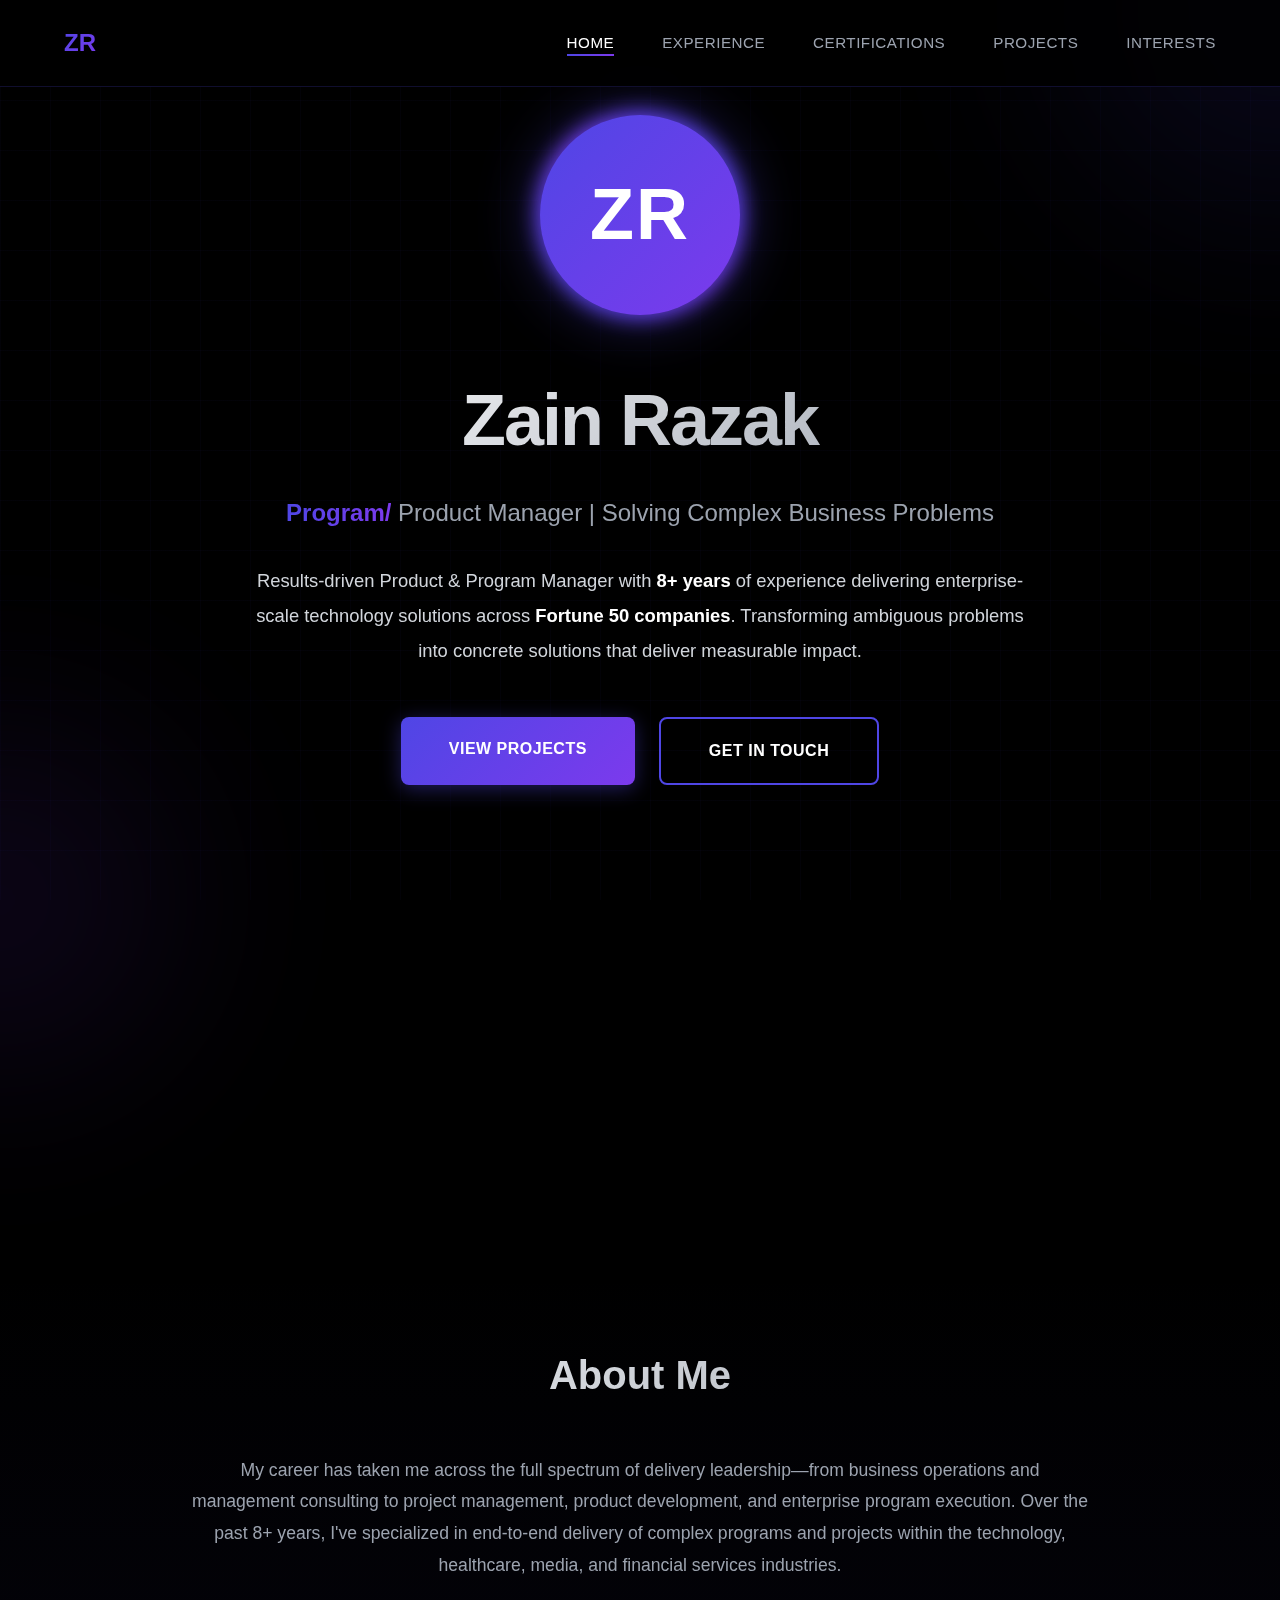
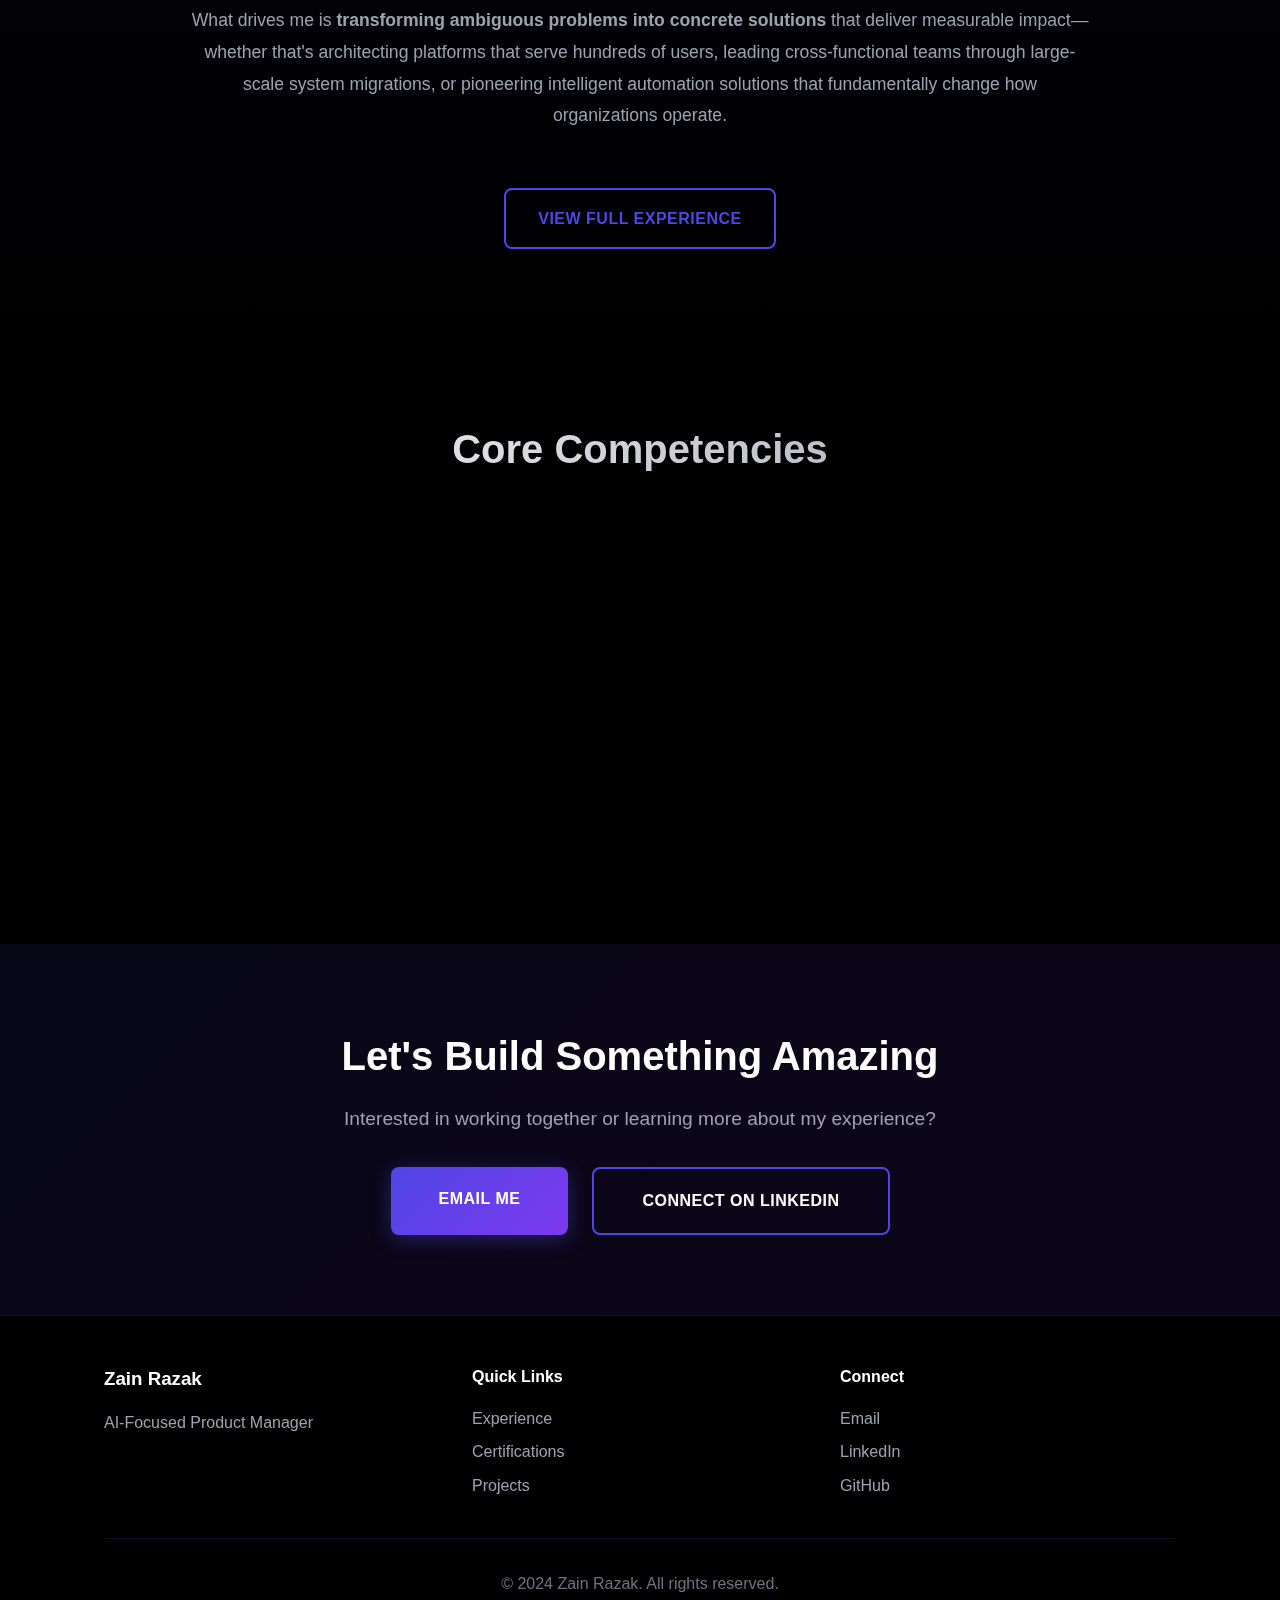
<file: index.html>
<!DOCTYPE html>
<html lang="en">
<head>
    <meta charset="UTF-8">
    <meta name="viewport" content="width=device-width, initial-scale=1.0">
    <meta name="description" content="Zain Razak - Program/Product Manager with 8+ years building intelligent solutions at Fortune 50 companies">
    <meta name="keywords" content="Product Manager, AI, Machine Learning, Program Manager, Zain Razak">
    <title>Zain Razak | Program/Product Manager</title>
    <link rel="stylesheet" href="css/style.css">
</head>
<body>
    <!-- Animated Background -->
    <div class="bg-grid"></div>
    <div class="gradient-orb orb-1"></div>
    <div class="gradient-orb orb-2"></div>

    <!-- Navigation -->
    <nav id="navbar">
        <div class="nav-container">
            <a href="index.html" class="logo">ZR</a>
            <ul class="nav-menu">
                <li><a href="index.html" class="active">Home</a></li>
                <li><a href="experience.html">Experience</a></li>
                <li><a href="certifications.html">Certifications</a></li>
                <li><a href="projects.html">Projects</a></li>
                <li><a href="interests.html">Interests</a></li>
            </ul>
            <div class="hamburger">
                <span></span>
                <span></span>
                <span></span>
            </div>
        </div>
    </nav>

    <!-- Hero Section -->
    <section class="hero">
        <div class="hero-content">
            <div class="avatar">ZR</div>
            <h1 data-text="Zain Razak">Zain Razak</h1>
            <p class="tagline"><span>Program/</span> Product Manager | Solving Complex Business Problems</p>
            <p class="intro">
                Results-driven Product & Program Manager with <strong>8+ years</strong> of experience delivering 
                enterprise-scale technology solutions across <strong>Fortune 50 companies</strong>. Transforming 
                ambiguous problems into concrete solutions that deliver measurable impact.
            </p>
            <div class="cta-buttons">
                <a href="projects.html" class="btn btn-primary">View Projects</a>
                <a href="mailto:zainrazak007@gmail.com" class="btn btn-secondary">Get In Touch</a>
            </div>
        </div>
    </section>

    <!-- Stats Section -->
    <section class="stats">
        <div class="stat-card">
            <div class="stat-number" data-target="8">0</div>
            <div class="stat-label">Years Experience</div>
        </div>
        <div class="stat-card">
            <div class="stat-number" data-target="10">0</div>
            <div class="stat-label">Certifications</div>
        </div>
        <div class="stat-card">
            <div class="stat-number" data-target="2000">0</div>
            <div class="stat-label">Users Impacted</div>
        </div>
    </section>

    <!-- About Preview -->
    <section class="about-preview">
        <div class="container">
            <h2 class="section-title">About Me</h2>
            <div class="about-content">
                <p>
                    My career has taken me across the full spectrum of delivery leadership—from business operations 
                    and management consulting to project management, product development, and enterprise program execution. Over the past 8+ years, I've specialized 
                    in end-to-end delivery of complex programs and projects within the technology, 
                    healthcare, media, and financial services industries.
                </p>
                <p>
                    What drives me is <strong>transforming ambiguous problems into concrete solutions</strong> that deliver 
                    measurable impact—whether that's architecting platforms that serve hundreds of users, leading 
                    cross-functional teams through large-scale system migrations, or pioneering intelligent automation 
                    solutions that fundamentally change how organizations operate.
                </p>
                <a href="experience.html" class="btn btn-outline">View Full Experience</a>
            </div>
        </div>
    </section>

    <!-- Skills Highlight -->
    <section class="skills-highlight">
        <div class="container">
            <h2 class="section-title">Core Competencies</h2>
            <div class="skills-grid">
                <div class="skill-category">
                    <h3>🤖 AI & Technical</h3>
                    <ul>
                        <li>Anthropic Claude</li>
                        <li>OpenAI GPT</li>
                        <li>Python & SQL</li>
                        <li>LangChain & RAG</li>
                        <li>Machine Learning</li>
                    </ul>
                </div>
                <div class="skill-category">
                    <h3>📊 Product Management</h3>
                    <ul>
                        <li>Product Strategy</li>
                        <li>Stakeholder Management</li>
                        <li>Agile/Scrum</li>
                        <li>Roadmapping</li>
                        <li>Data Analytics</li>
                    </ul>
                </div>
                <div class="skill-category">
                    <h3>🛠️ Tools & Platforms</h3>
                    <ul>
                        <li>DataBricks & Tableau</li>
                        <li>Salesforce</li>
                        <li>SAP</li>
                        <li>Jira & Confluence</li>
                        <li>Microsoft 365</li>
                    </ul>
                </div>
            </div>
        </div>
    </section>

    <!-- CTA Section -->
    <section class="cta-section">
        <div class="container">
            <h2>Let's Build Something Amazing</h2>
            <p>Interested in working together or learning more about my experience?</p>
            <div class="cta-buttons">
                <a href="mailto:zainrazak007@gmail.com" class="btn btn-primary">Email Me</a>
                <a href="https://www.linkedin.com/in/zainrazak/" target="_blank" class="btn btn-secondary">Connect on LinkedIn</a>
            </div>
        </div>
    </section>

    <!-- Footer -->
    <footer>
        <div class="container">
            <div class="footer-content">
                <div class="footer-section">
                    <h3>Zain Razak</h3>
                    <p>AI-Focused Product Manager</p>
                </div>
                <div class="footer-section">
                    <h4>Quick Links</h4>
                    <ul>
                        <li><a href="experience.html">Experience</a></li>
                        <li><a href="certifications.html">Certifications</a></li>
                        <li><a href="projects.html">Projects</a></li>
                    </ul>
                </div>
                <div class="footer-section">
                    <h4>Connect</h4>
                    <ul>
                        <li><a href="mailto:zainrazak007@gmail.com">Email</a></li>
                        <li><a href="https://www.linkedin.com/in/zainrazak/" target="_blank">LinkedIn</a></li>
                        <li><a href="https://github.com/zainrazak" target="_blank">GitHub</a></li>
                    </ul>
                </div>
            </div>
            <div class="footer-bottom">
                <p>&copy; 2024 Zain Razak. All rights reserved.</p>
            </div>
        </div>
    </footer>

    <script src="js/script.js"></script>
</body>
</html>
</file>
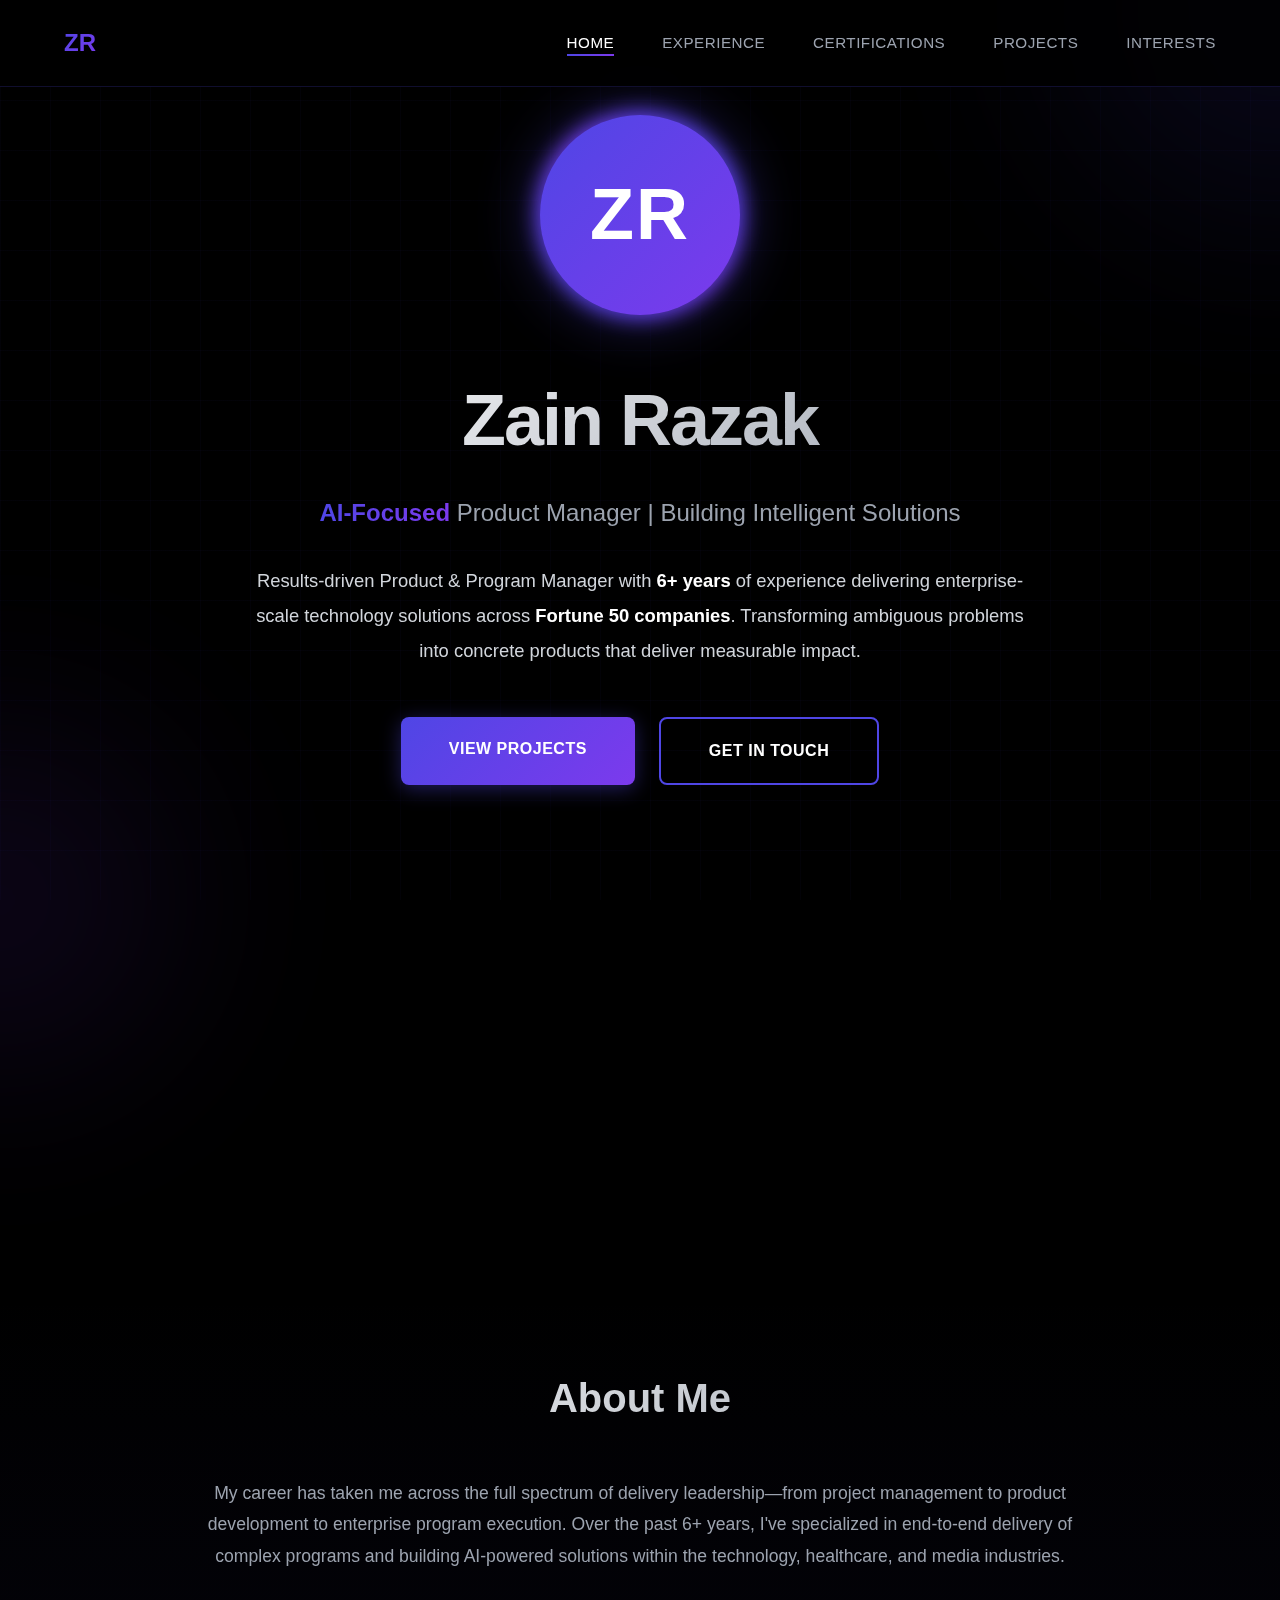
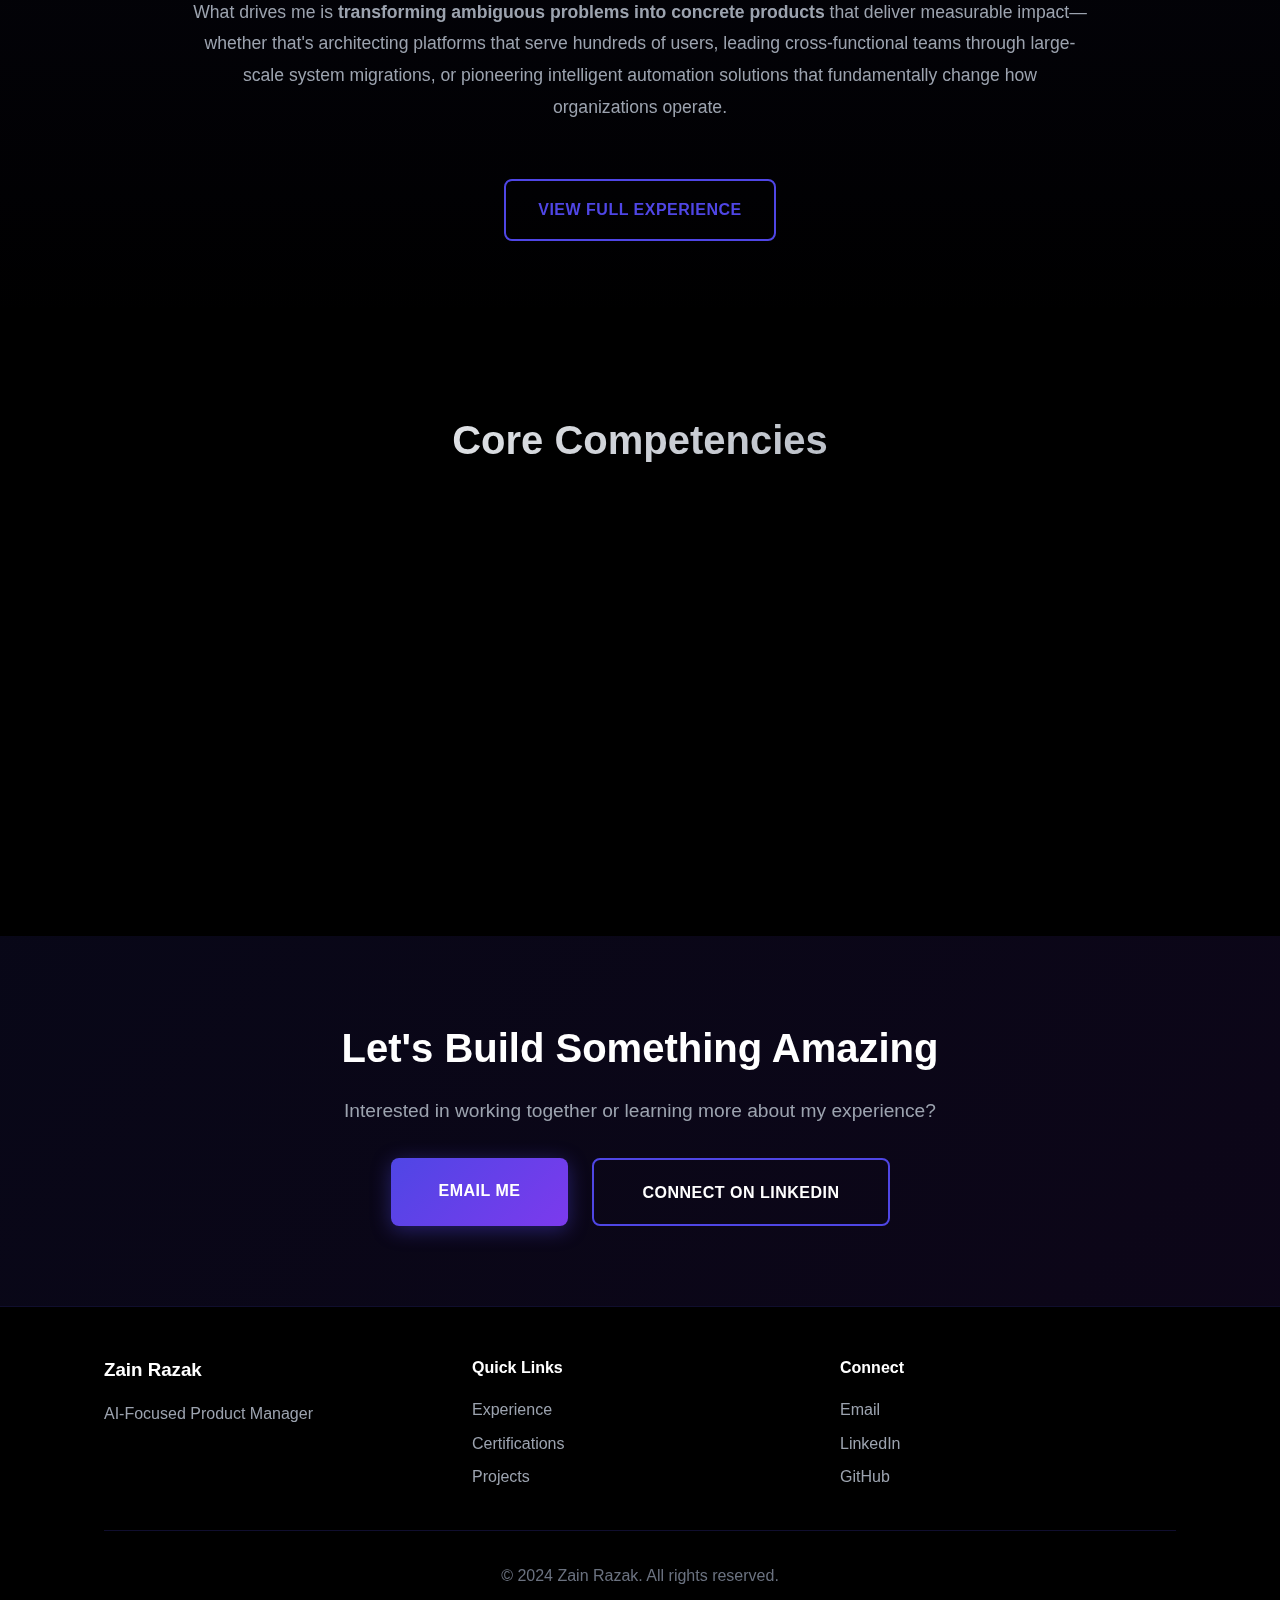
<file: zain-portfolio-website 2/index.html>
<!DOCTYPE html>
<html lang="en">
<head>
    <meta charset="UTF-8">
    <meta name="viewport" content="width=device-width, initial-scale=1.0">
    <meta name="description" content="Zain Razak - AI-Focused Product Manager with 6+ years building intelligent solutions at Fortune 50 companies">
    <meta name="keywords" content="Product Manager, AI, Machine Learning, Program Manager, Zain Razak">
    <title>Zain Razak | AI-Focused Product Manager</title>
    <link rel="stylesheet" href="css/style.css">
</head>
<body>
    <!-- Animated Background -->
    <div class="bg-grid"></div>
    <div class="gradient-orb orb-1"></div>
    <div class="gradient-orb orb-2"></div>

    <!-- Navigation -->
    <nav id="navbar">
        <div class="nav-container">
            <a href="index.html" class="logo">ZR</a>
            <ul class="nav-menu">
                <li><a href="index.html" class="active">Home</a></li>
                <li><a href="experience.html">Experience</a></li>
                <li><a href="certifications.html">Certifications</a></li>
                <li><a href="projects.html">Projects</a></li>
                <li><a href="interests.html">Interests</a></li>
            </ul>
            <div class="hamburger">
                <span></span>
                <span></span>
                <span></span>
            </div>
        </div>
    </nav>

    <!-- Hero Section -->
    <section class="hero">
        <div class="hero-content">
            <div class="avatar">ZR</div>
            <h1 data-text="Zain Razak">Zain Razak</h1>
            <p class="tagline"><span>AI-Focused</span> Product Manager | Building Intelligent Solutions</p>
            <p class="intro">
                Results-driven Product & Program Manager with <strong>6+ years</strong> of experience delivering 
                enterprise-scale technology solutions across <strong>Fortune 50 companies</strong>. Transforming 
                ambiguous problems into concrete products that deliver measurable impact.
            </p>
            <div class="cta-buttons">
                <a href="projects.html" class="btn btn-primary">View Projects</a>
                <a href="mailto:zainrazak007@gmail.com" class="btn btn-secondary">Get In Touch</a>
            </div>
        </div>
    </section>

    <!-- Stats Section -->
    <section class="stats">
        <div class="stat-card">
            <div class="stat-number" data-target="6">0</div>
            <div class="stat-label">Years Experience</div>
        </div>
        <div class="stat-card">
            <div class="stat-number" data-target="10">0</div>
            <div class="stat-label">Certifications</div>
        </div>
        <div class="stat-card">
            <div class="stat-number" data-target="400">0</div>
            <div class="stat-label">Users Impacted</div>
        </div>
        <div class="stat-card">
            <div class="stat-number" data-target="94">0</div>
            <div class="stat-label">Data Quality Score</div>
        </div>
    </section>

    <!-- About Preview -->
    <section class="about-preview">
        <div class="container">
            <h2 class="section-title">About Me</h2>
            <div class="about-content">
                <p>
                    My career has taken me across the full spectrum of delivery leadership—from project management 
                    to product development to enterprise program execution. Over the past 6+ years, I've specialized 
                    in end-to-end delivery of complex programs and building AI-powered solutions within the technology, 
                    healthcare, and media industries.
                </p>
                <p>
                    What drives me is <strong>transforming ambiguous problems into concrete products</strong> that deliver 
                    measurable impact—whether that's architecting platforms that serve hundreds of users, leading 
                    cross-functional teams through large-scale system migrations, or pioneering intelligent automation 
                    solutions that fundamentally change how organizations operate.
                </p>
                <a href="experience.html" class="btn btn-outline">View Full Experience</a>
            </div>
        </div>
    </section>

    <!-- Skills Highlight -->
    <section class="skills-highlight">
        <div class="container">
            <h2 class="section-title">Core Competencies</h2>
            <div class="skills-grid">
                <div class="skill-category">
                    <h3>🤖 AI & Technical</h3>
                    <ul>
                        <li>Anthropic Claude</li>
                        <li>OpenAI GPT</li>
                        <li>Python & SQL</li>
                        <li>DataBricks</li>
                        <li>Cursor AI</li>
                    </ul>
                </div>
                <div class="skill-category">
                    <h3>📊 Product Management</h3>
                    <ul>
                        <li>Product Strategy</li>
                        <li>Stakeholder Management</li>
                        <li>Agile/Scrum</li>
                        <li>Roadmapping</li>
                        <li>Data Analytics</li>
                    </ul>
                </div>
                <div class="skill-category">
                    <h3>🛠️ Tools & Platforms</h3>
                    <ul>
                        <li>Jira & Confluence</li>
                        <li>Salesforce</li>
                        <li>Figma</li>
                        <li>Tableau</li>
                        <li>Microsoft 365</li>
                    </ul>
                </div>
            </div>
        </div>
    </section>

    <!-- CTA Section -->
    <section class="cta-section">
        <div class="container">
            <h2>Let's Build Something Amazing</h2>
            <p>Interested in working together or learning more about my experience?</p>
            <div class="cta-buttons">
                <a href="mailto:zainrazak007@gmail.com" class="btn btn-primary">Email Me</a>
                <a href="https://www.linkedin.com/in/zainrazak/" target="_blank" class="btn btn-secondary">Connect on LinkedIn</a>
            </div>
        </div>
    </section>

    <!-- Footer -->
    <footer>
        <div class="container">
            <div class="footer-content">
                <div class="footer-section">
                    <h3>Zain Razak</h3>
                    <p>AI-Focused Product Manager</p>
                </div>
                <div class="footer-section">
                    <h4>Quick Links</h4>
                    <ul>
                        <li><a href="experience.html">Experience</a></li>
                        <li><a href="certifications.html">Certifications</a></li>
                        <li><a href="projects.html">Projects</a></li>
                    </ul>
                </div>
                <div class="footer-section">
                    <h4>Connect</h4>
                    <ul>
                        <li><a href="mailto:zainrazak007@gmail.com">Email</a></li>
                        <li><a href="https://www.linkedin.com/in/zainrazak/" target="_blank">LinkedIn</a></li>
                        <li><a href="https://github.com/zainrazak" target="_blank">GitHub</a></li>
                    </ul>
                </div>
            </div>
            <div class="footer-bottom">
                <p>&copy; 2024 Zain Razak. All rights reserved.</p>
            </div>
        </div>
    </footer>

    <script src="js/script.js"></script>
</body>
</html>
</file>
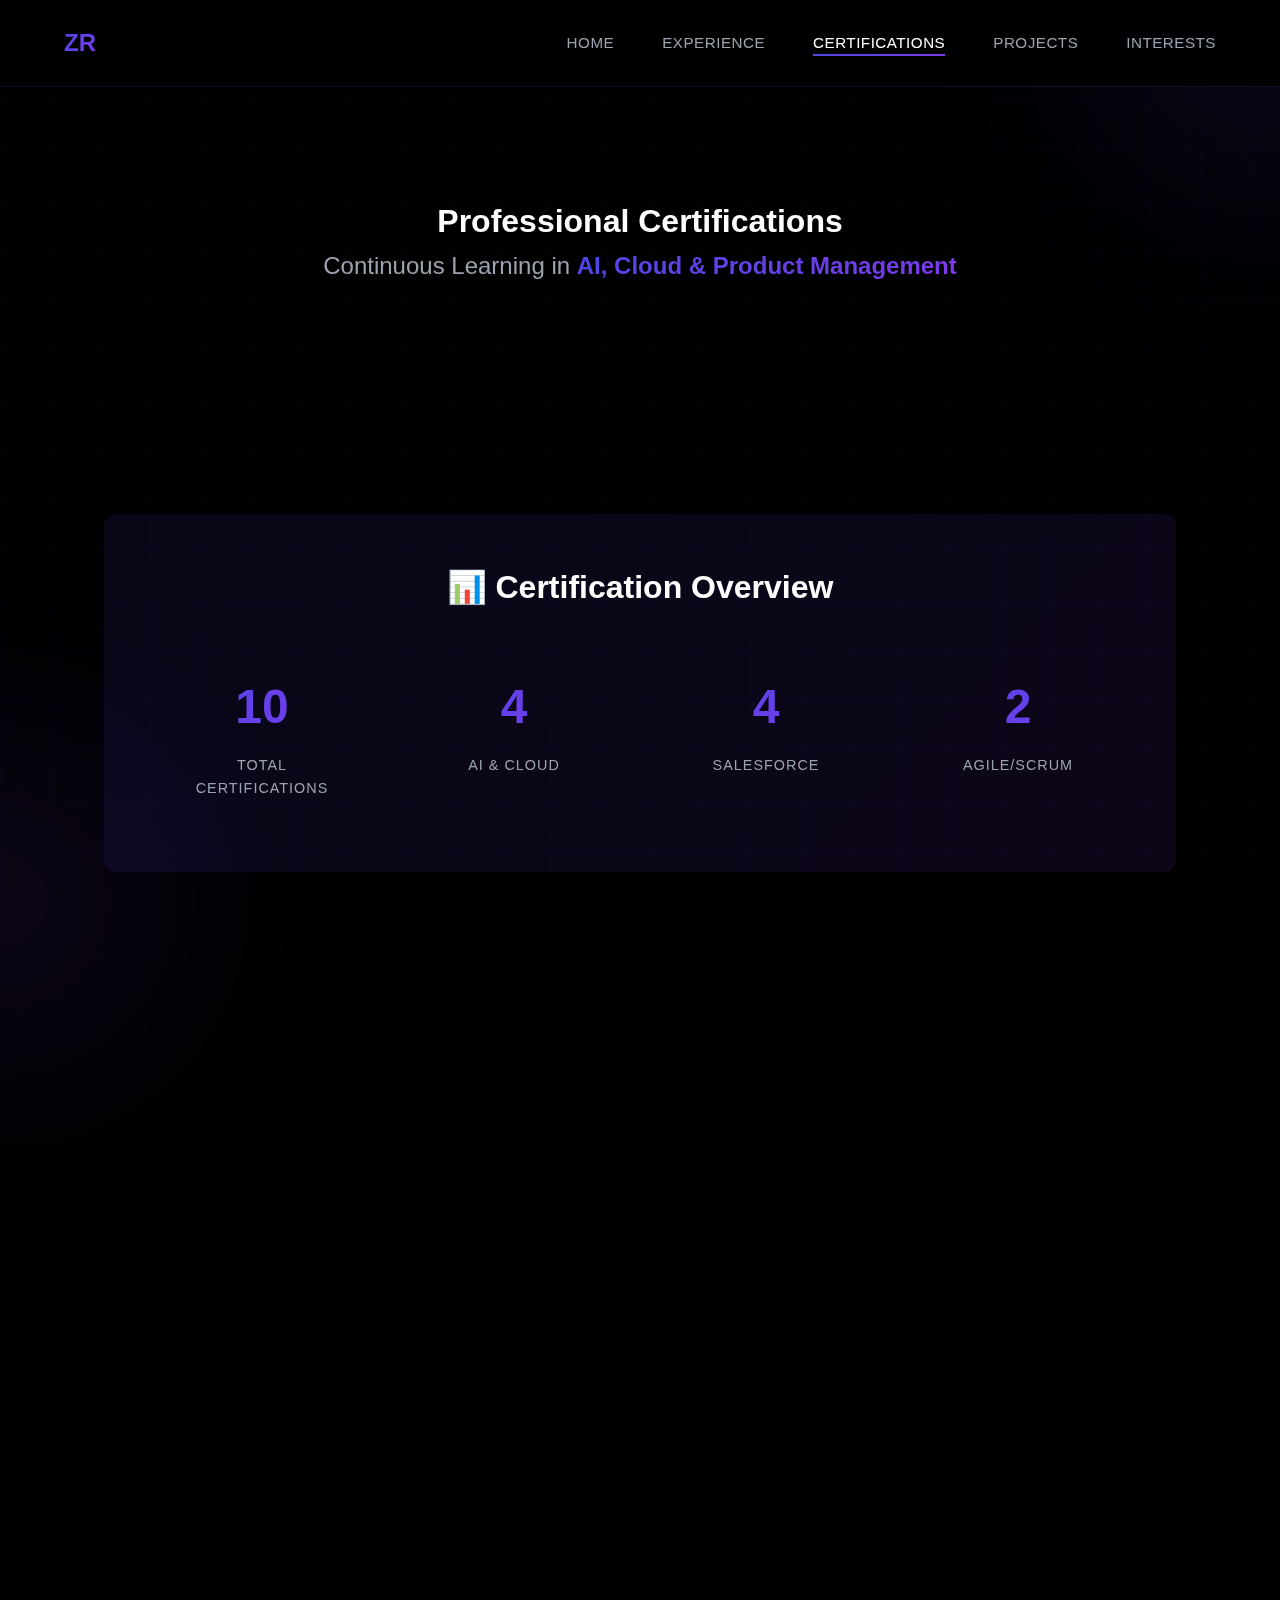
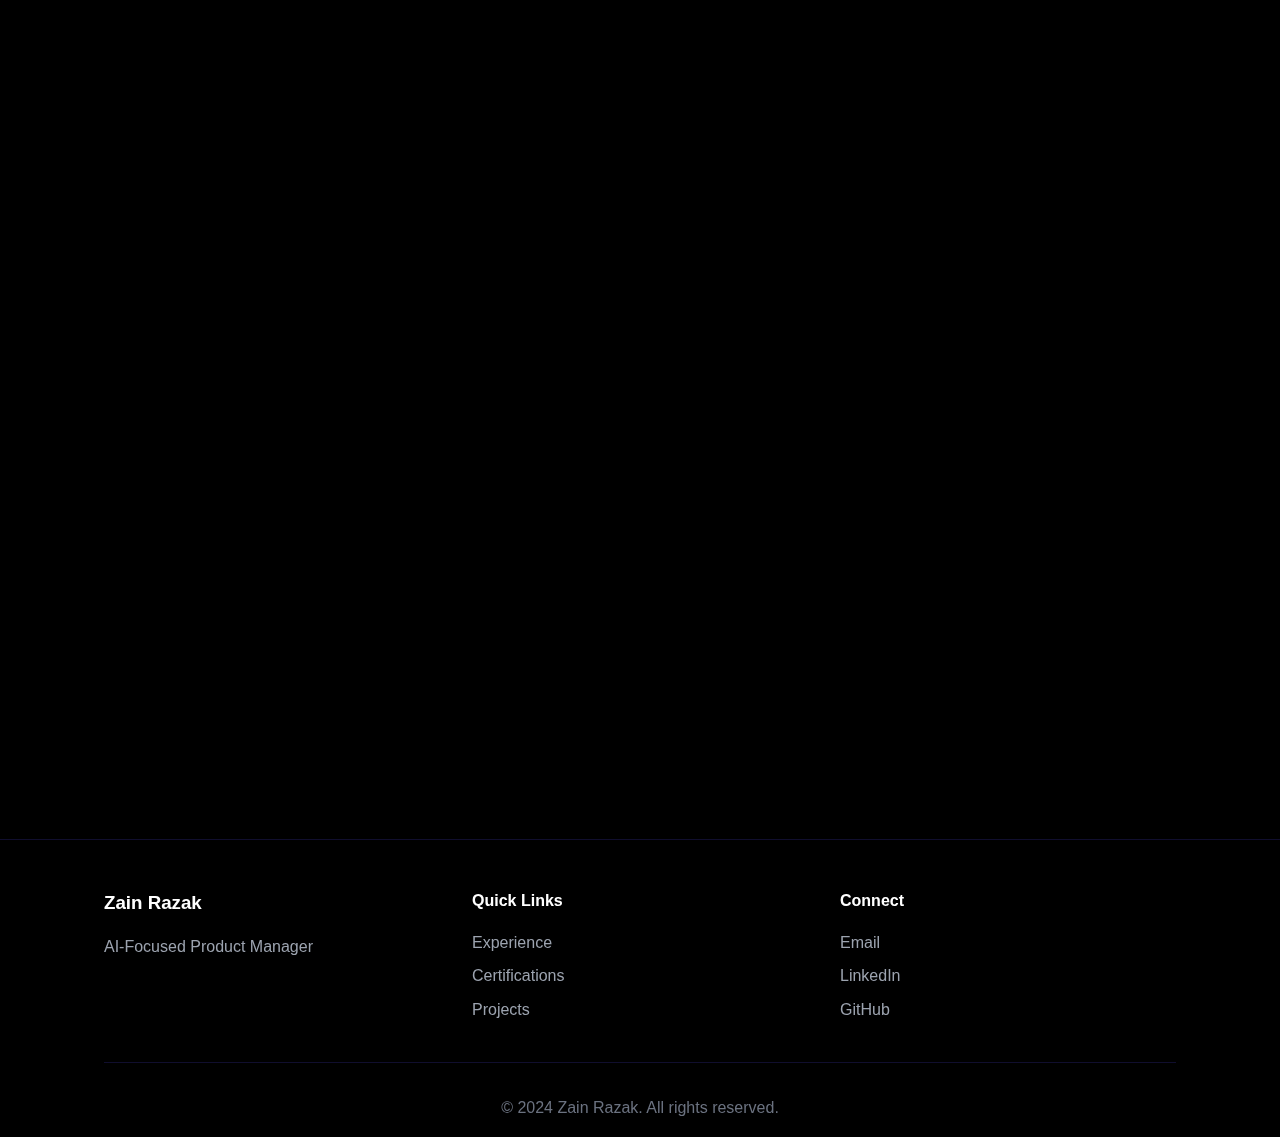
<file: certifications.html>
<!DOCTYPE html>
<html lang="en">
<head>
    <meta charset="UTF-8">
    <meta name="viewport" content="width=device-width, initial-scale=1.0">
    <meta name="description" content="Zain Razak's Professional Certifications - AWS, Google Cloud, Salesforce, Scrum">
    <title>Certifications | Zain Razak</title>
    <link rel="stylesheet" href="css/style.css">
    <style>
        .cert-hero {
            min-height: 50vh;
            display: flex;
            align-items: center;
            justify-content: center;
            padding: 8rem 5% 4rem;
        }

        .cert-container {
            max-width: 1200px;
            margin: 0 auto;
            padding: 0 5% 5rem;
        }

        .cert-grid {
            display: grid;
            grid-template-columns: repeat(auto-fit, minmax(300px, 1fr));
            gap: 2rem;
            margin-top: 3rem;
        }

        .cert-card {
            background: var(--bg-card);
            border: 1px solid var(--border-color);
            border-radius: 16px;
            padding: 2.5rem;
            transition: all 0.4s cubic-bezier(0.4, 0, 0.2, 1);
            position: relative;
            overflow: hidden;
        }

        .cert-card::before {
            content: '';
            position: absolute;
            top: 0;
            left: 0;
            width: 100%;
            height: 4px;
            background: linear-gradient(90deg, var(--primary-color), var(--secondary-color));
            transform: scaleX(0);
            transition: transform 0.4s;
        }

        .cert-card:hover {
            transform: translateY(-10px);
            border-color: var(--primary-color);
            box-shadow: 0 20px 60px rgba(79, 70, 229, 0.3);
        }

        .cert-card:hover::before {
            transform: scaleX(1);
        }

        .cert-icon {
            width: 60px;
            height: 60px;
            background: linear-gradient(135deg, var(--primary-color), var(--secondary-color));
            border-radius: 12px;
            display: flex;
            align-items: center;
            justify-content: center;
            font-size: 2rem;
            margin-bottom: 1.5rem;
        }

        .cert-title {
            font-size: 1.4rem;
            font-weight: 700;
            margin-bottom: 0.8rem;
            color: var(--text-primary);
            line-height: 1.3;
        }

        .cert-org {
            color: var(--primary-color);
            font-weight: 600;
            font-size: 1.1rem;
            margin-bottom: 1rem;
        }

        .cert-category {
            display: inline-block;
            padding: 0.4rem 1rem;
            background: rgba(79, 70, 229, 0.15);
            border-radius: 20px;
            font-size: 0.85rem;
            color: var(--text-secondary);
            text-transform: uppercase;
            letter-spacing: 0.5px;
            margin-top: 1rem;
        }

        .cert-stats {
            background: linear-gradient(135deg, rgba(79, 70, 229, 0.1), rgba(124, 58, 237, 0.1));
            border-radius: 12px;
            padding: 3rem;
            margin: 4rem 0;
            text-align: center;
        }

        .cert-stats h3 {
            font-size: 2rem;
            margin-bottom: 2rem;
        }

        .stats-grid {
            display: grid;
            grid-template-columns: repeat(auto-fit, minmax(200px, 1fr));
            gap: 2rem;
        }

        .stat-item {
            padding: 1.5rem;
        }

        .stat-item .number {
            font-size: 3rem;
            font-weight: 800;
            background: linear-gradient(135deg, var(--primary-color), var(--secondary-color));
            -webkit-background-clip: text;
            -webkit-text-fill-color: transparent;
            background-clip: text;
        }

        .stat-item .label {
            color: var(--text-secondary);
            margin-top: 0.5rem;
            text-transform: uppercase;
            letter-spacing: 1px;
            font-size: 0.9rem;
        }

        @media (max-width: 768px) {
            .cert-grid {
                grid-template-columns: 1fr;
            }
        }
    </style>
</head>
<body>
    <div class="bg-grid"></div>
    <div class="gradient-orb orb-1"></div>
    <div class="gradient-orb orb-2"></div>

    <nav id="navbar">
        <div class="nav-container">
            <a href="index.html" class="logo">ZR</a>
            <ul class="nav-menu">
                <li><a href="index.html">Home</a></li>
                <li><a href="experience.html">Experience</a></li>
                <li><a href="certifications.html" class="active">Certifications</a></li>
                <li><a href="projects.html">Projects</a></li>
                <li><a href="interests.html">Interests</a></li>
            </ul>
            <div class="hamburger">
                <span></span>
                <span></span>
                <span></span>
            </div>
        </div>
    </nav>

    <section class="cert-hero">
        <div class="hero-content">
            <h1>Professional Certifications</h1>
            <p class="tagline">Continuous Learning in <span>AI, Cloud & Product Management</span></p>
        </div>
    </section>

    <div class="cert-container">
        <!-- Stats Section -->
        <div class="cert-stats">
            <h3>📊 Certification Overview</h3>
            <div class="stats-grid">
                <div class="stat-item">
                    <div class="number">10</div>
                    <div class="label">Total Certifications</div>
                </div>
                <div class="stat-item">
                    <div class="number">4</div>
                    <div class="label">AI & Cloud</div>
                </div>
                <div class="stat-item">
                    <div class="number">4</div>
                    <div class="label">Salesforce</div>
                </div>
                <div class="stat-item">
                    <div class="number">2</div>
                    <div class="label">Agile/Scrum</div>
                </div>
            </div>
        </div>

        <div class="cert-grid">
            <!-- AWS AI Practitioner -->
            <div class="cert-card">
                <div class="cert-icon">☁️</div>
                <h3 class="cert-title">AWS Certified AI Practitioner</h3>
                <p class="cert-org">Amazon Web Services</p>
                <span class="cert-category">AI & Cloud</span>
            </div>

            <!-- Google Cloud Digital Leader -->
            <div class="cert-card">
                <div class="cert-icon">☁️</div>
                <h3 class="cert-title">Google Cloud Certified Cloud Digital Leader</h3>
                <p class="cert-org">Google Cloud</p>
                <span class="cert-category">AI & Cloud</span>
            </div>

            <!-- Certified ScrumMaster -->
            <div class="cert-card">
                <div class="cert-icon">🎯</div>
                <h3 class="cert-title">Certified ScrumMaster (CSM)</h3>
                <p class="cert-org">Scrum Alliance</p>
                <span class="cert-category">Agile</span>
            </div>

            <!-- Certified Scrum Product Owner -->
            <div class="cert-card">
                <div class="cert-icon">📋</div>
                <h3 class="cert-title">Certified Scrum Product Owner (CSPO)</h3>
                <p class="cert-org">Scrum Alliance</p>
                <span class="cert-category">Agile</span>
            </div>

            <!-- Salesforce Platform Developer -->
            <div class="cert-card">
                <div class="cert-icon">⚡</div>
                <h3 class="cert-title">Salesforce Certified Platform Developer I</h3>
                <p class="cert-org">Salesforce</p>
                <span class="cert-category">Development</span>
            </div>

            <!-- Salesforce App Builder -->
            <div class="cert-card">
                <div class="cert-icon">🔧</div>
                <h3 class="cert-title">Salesforce Certified Platform App Builder</h3>
                <p class="cert-org">Salesforce</p>
                <span class="cert-category">Development</span>
            </div>

            <!-- Salesforce Administrator -->
            <div class="cert-card">
                <div class="cert-icon">⚙️</div>
                <h3 class="cert-title">Salesforce Certified Administrator</h3>
                <p class="cert-org">Salesforce</p>
                <span class="cert-category">Administration</span>
            </div>

            <!-- Salesforce Sales Cloud Consultant -->
            <div class="cert-card">
                <div class="cert-icon">💼</div>
                <h3 class="cert-title">Salesforce Certified Sales Cloud Consultant</h3>
                <p class="cert-org">Salesforce</p>
                <span class="cert-category">Consulting</span>
            </div>

            <!-- Copado Administrator -->
            <div class="cert-card">
                <div class="cert-icon">🔄</div>
                <h3 class="cert-title">Copado Administrator</h3>
                <p class="cert-org">Copado</p>
                <span class="cert-category">DevOps</span>
            </div>

            <!-- AI Engineer Agentic Track -->
            <div class="cert-card">
                <div class="cert-icon">🤖</div>
                <h3 class="cert-title">AI Engineer - Agentic Track</h3>
                <p class="cert-org">Udemy</p>
                <span class="cert-category">AI & ML</span>
            </div>
        </div>
    </div>

    <footer>
        <div class="container">
            <div class="footer-content">
                <div class="footer-section">
                    <h3>Zain Razak</h3>
                    <p>AI-Focused Product Manager</p>
                </div>
                <div class="footer-section">
                    <h4>Quick Links</h4>
                    <ul>
                        <li><a href="experience.html">Experience</a></li>
                        <li><a href="certifications.html">Certifications</a></li>
                        <li><a href="projects.html">Projects</a></li>
                    </ul>
                </div>
                <div class="footer-section">
                    <h4>Connect</h4>
                    <ul>
                        <li><a href="mailto:zainrazak007@gmail.com">Email</a></li>
                        <li><a href="https://www.linkedin.com/in/zainrazak/" target="_blank">LinkedIn</a></li>
                        <li><a href="https://github.com/zainrazak" target="_blank">GitHub</a></li>
                    </ul>
                </div>
            </div>
            <div class="footer-bottom">
                <p>&copy; 2024 Zain Razak. All rights reserved.</p>
            </div>
        </div>
    </footer>

    <script src="js/script.js"></script>
</body>
</html>
</file>
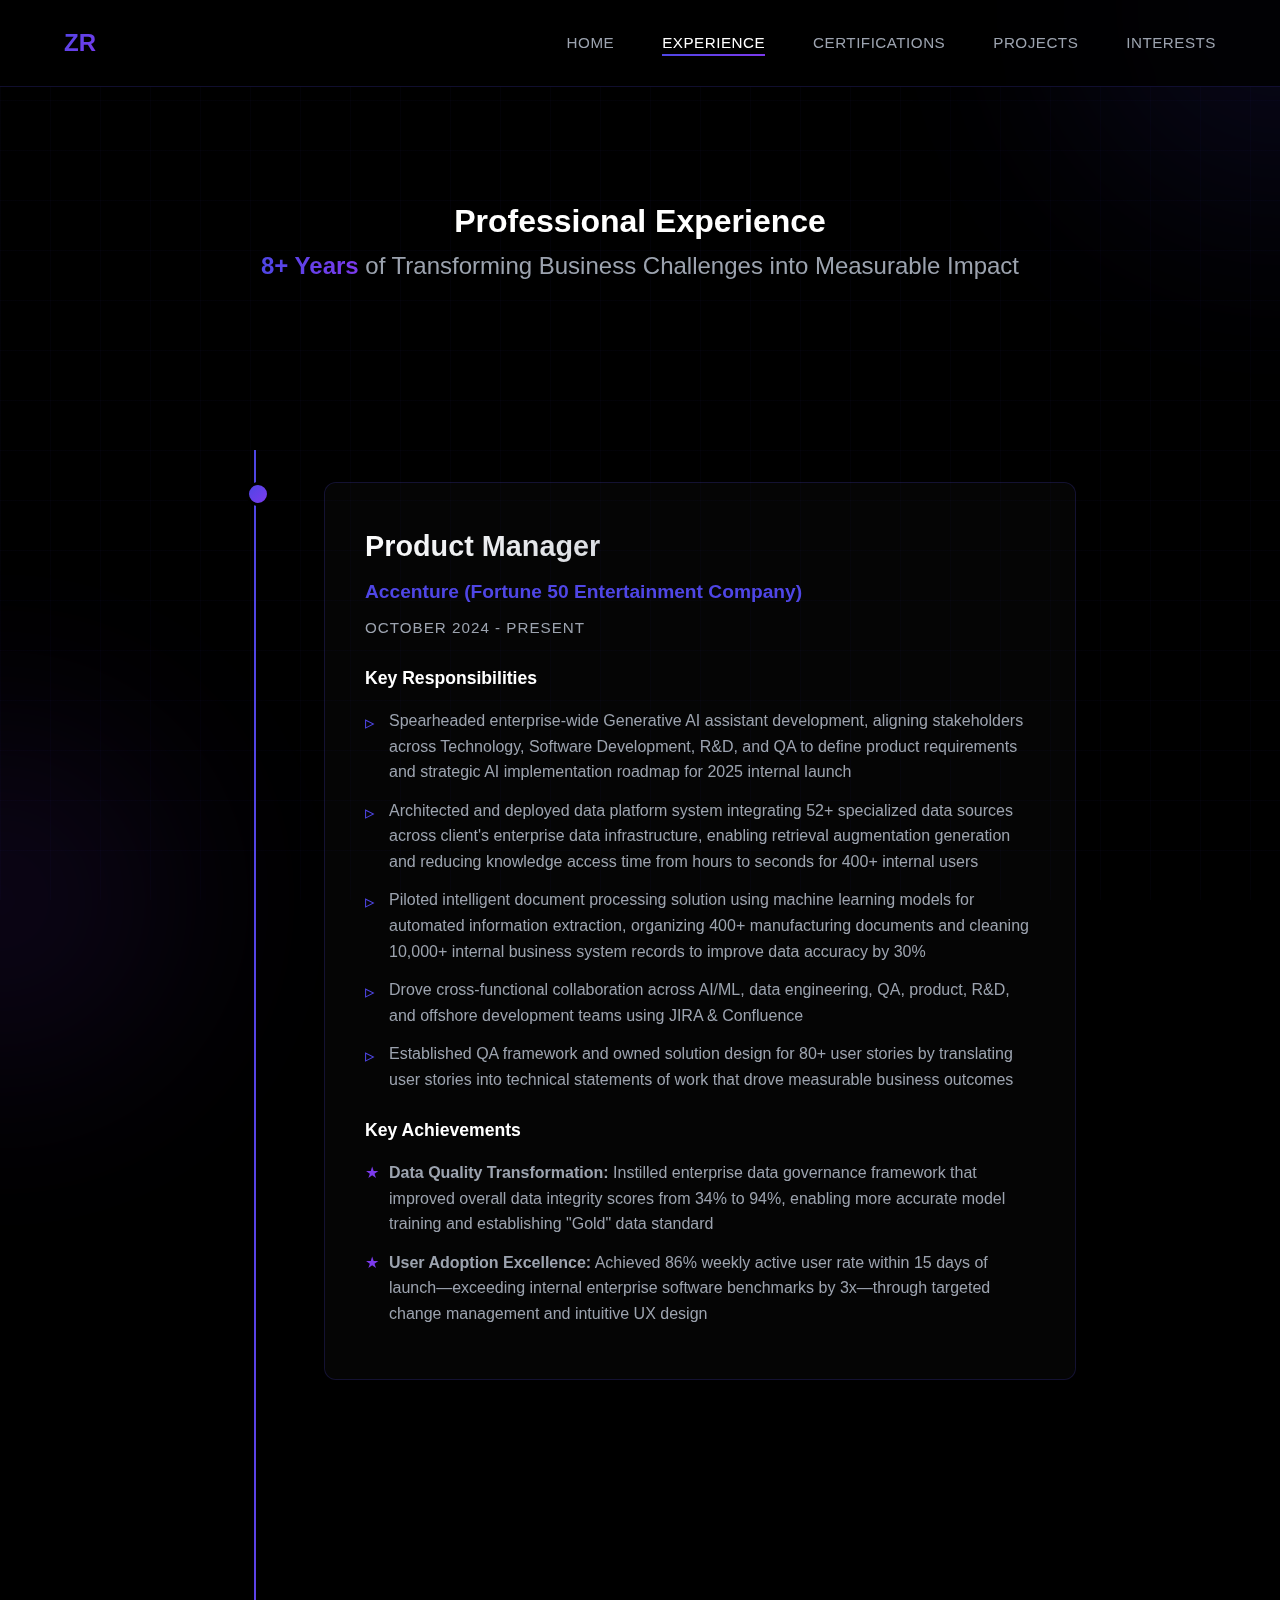
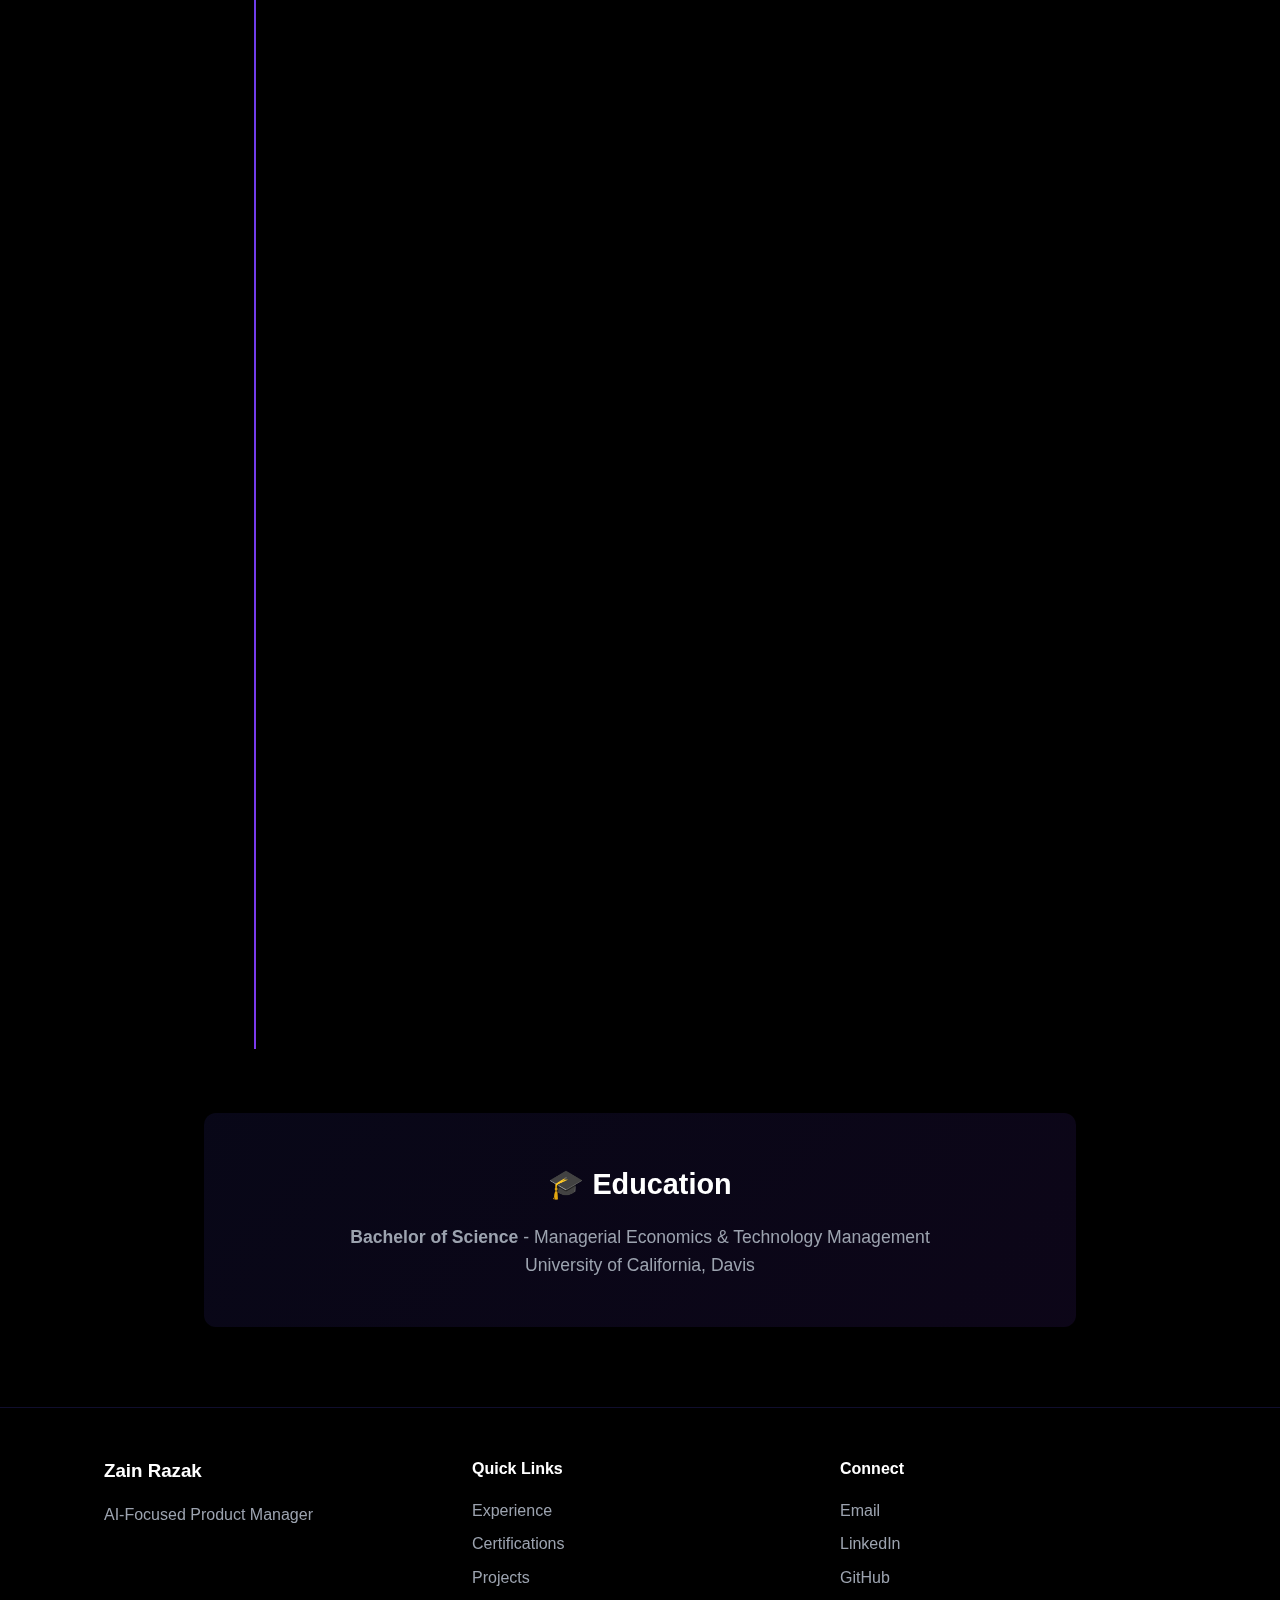
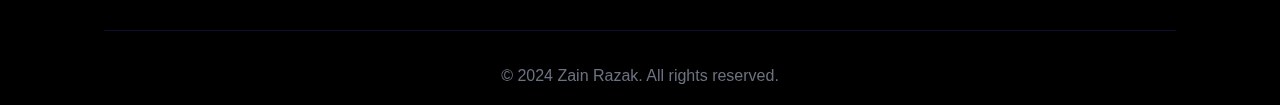
<file: experience.html>
<!DOCTYPE html>
<html lang="en">
<head>
    <meta charset="UTF-8">
    <meta name="viewport" content="width=device-width, initial-scale=1.0">
    <meta name="description" content="Zain Razak's Professional Experience - 6+ years in Product & Program Management">
    <title>Experience | Zain Razak</title>
    <link rel="stylesheet" href="css/style.css">
    <style>
        /* Experience Page Specific Styles */
        .experience-hero {
            min-height: 50vh;
            display: flex;
            align-items: center;
            justify-content: center;
            padding: 8rem 5% 4rem;
        }

        .experience-container {
            max-width: 1000px;
            margin: 0 auto;
            padding: 0 5% 5rem;
        }

        .timeline {
            position: relative;
            padding: 2rem 0;
        }

        .timeline::before {
            content: '';
            position: absolute;
            left: 50px;
            top: 0;
            bottom: 0;
            width: 2px;
            background: linear-gradient(180deg, var(--primary-color), var(--secondary-color));
        }

        .experience-card {
            position: relative;
            margin-bottom: 4rem;
            padding-left: 120px;
        }

        .experience-card::before {
            content: '';
            position: absolute;
            left: 42px;
            top: 0;
            width: 18px;
            height: 18px;
            background: linear-gradient(135deg, var(--primary-color), var(--secondary-color));
            border-radius: 50%;
            border: 3px solid var(--bg-dark);
            z-index: 1;
        }

        .experience-content {
            background: var(--bg-card);
            border: 1px solid var(--border-color);
            border-radius: 12px;
            padding: 2.5rem;
            transition: all 0.3s;
        }

        .experience-content:hover {
            border-color: var(--primary-color);
            transform: translateX(10px);
            box-shadow: 0 10px 40px rgba(79, 70, 229, 0.2);
        }

        .job-header {
            margin-bottom: 1.5rem;
        }

        .job-title {
            font-size: 1.8rem;
            font-weight: 700;
            margin-bottom: 0.5rem;
            background: linear-gradient(135deg, var(--text-primary), var(--text-secondary));
            -webkit-background-clip: text;
            -webkit-text-fill-color: transparent;
            background-clip: text;
        }

        .company {
            font-size: 1.2rem;
            color: var(--primary-color);
            font-weight: 600;
            margin-bottom: 0.5rem;
        }

        .duration {
            color: var(--text-secondary);
            font-size: 0.95rem;
            text-transform: uppercase;
            letter-spacing: 1px;
        }

        .responsibilities, .achievements {
            margin-top: 1.5rem;
        }

        .responsibilities h4, .achievements h4 {
            color: var(--text-primary);
            margin-bottom: 1rem;
            font-size: 1.1rem;
        }

        .responsibilities ul, .achievements ul {
            list-style: none;
            margin-left: 0;
        }

        .responsibilities li, .achievements li {
            color: var(--text-secondary);
            margin-bottom: 0.8rem;
            padding-left: 1.5rem;
            position: relative;
            line-height: 1.6;
        }

        .responsibilities li::before {
            content: '▹';
            position: absolute;
            left: 0;
            color: var(--primary-color);
            font-size: 1.2rem;
        }

        .achievements li::before {
            content: '★';
            position: absolute;
            left: 0;
            color: var(--secondary-color);
        }

        .education-section {
            background: linear-gradient(135deg, rgba(79, 70, 229, 0.1), rgba(124, 58, 237, 0.1));
            border-radius: 12px;
            padding: 3rem;
            margin-top: 4rem;
            text-align: center;
        }

        .education-section h3 {
            font-size: 1.8rem;
            margin-bottom: 1rem;
        }

        .education-section p {
            color: var(--text-secondary);
            font-size: 1.1rem;
        }

        @media (max-width: 768px) {
            .timeline::before {
                left: 20px;
            }

            .experience-card {
                padding-left: 60px;
            }

            .experience-card::before {
                left: 12px;
            }

            .experience-content {
                padding: 1.5rem;
            }

            .job-title {
                font-size: 1.4rem;
            }
        }
    </style>
</head>
<body>
    <div class="bg-grid"></div>
    <div class="gradient-orb orb-1"></div>
    <div class="gradient-orb orb-2"></div>

    <nav id="navbar">
        <div class="nav-container">
            <a href="index.html" class="logo">ZR</a>
            <ul class="nav-menu">
                <li><a href="index.html">Home</a></li>
                <li><a href="experience.html" class="active">Experience</a></li>
                <li><a href="certifications.html">Certifications</a></li>
                <li><a href="projects.html">Projects</a></li>
                <li><a href="interests.html">Interests</a></li>
            </ul>
            <div class="hamburger">
                <span></span>
                <span></span>
                <span></span>
            </div>
        </div>
    </nav>

    <section class="experience-hero">
        <div class="hero-content">
            <h1>Professional Experience</h1>
            <p class="tagline"><span>8+ Years</span> of Transforming Business Challenges into Measurable Impact</p>
        </div>
    </section>

    <div class="experience-container">
        <div class="timeline">
            <!-- Position 1: Product Manager -->
            <div class="experience-card">
                <div class="experience-content">
                    <div class="job-header">
                        <h2 class="job-title">Product Manager</h2>
                        <p class="company">Accenture (Fortune 50 Entertainment Company)</p>
                        <p class="duration">October 2024 - Present</p>
                    </div>

                    <div class="responsibilities">
                        <h4>Key Responsibilities</h4>
                        <ul>
                            <li>Spearheaded enterprise-wide Generative AI assistant development, aligning stakeholders across Technology, Software Development, R&D, and QA to define product requirements and strategic AI implementation roadmap for 2025 internal launch</li>
                            <li>Architected and deployed data platform system integrating 52+ specialized data sources across client's enterprise data infrastructure, enabling retrieval augmentation generation and reducing knowledge access time from hours to seconds for 400+ internal users</li>
                            <li>Piloted intelligent document processing solution using machine learning models for automated information extraction, organizing 400+ manufacturing documents and cleaning 10,000+ internal business system records to improve data accuracy by 30%</li>
                            <li>Drove cross-functional collaboration across AI/ML, data engineering, QA, product, R&D, and offshore development teams using JIRA & Confluence</li>
                            <li>Established QA framework and owned solution design for 80+ user stories by translating user stories into technical statements of work that drove measurable business outcomes</li>
                        </ul>
                    </div>

                    <div class="achievements">
                        <h4>Key Achievements</h4>
                        <ul>
                            <li><strong>Data Quality Transformation:</strong> Instilled enterprise data governance framework that improved overall data integrity scores from 34% to 94%, enabling more accurate model training and establishing "Gold" data standard</li>
                            <li><strong>User Adoption Excellence:</strong> Achieved 86% weekly active user rate within 15 days of launch—exceeding internal enterprise software benchmarks by 3x—through targeted change management and intuitive UX design</li>
                        </ul>
                    </div>
                </div>
            </div>

            <!-- Position 2: Program Manager -->
            <div class="experience-card">
                <div class="experience-content">
                    <div class="job-header">
                        <h2 class="job-title">Program Manager</h2>
                        <p class="company">Accenture (Fortune 50 Technology Company)</p>
                        <p class="duration">August 2022 - September 2024</p>
                    </div>

                    <div class="responsibilities">
                        <h4>Key Responsibilities</h4>
                        <ul>
                            <li>Directed end-to-end global deployment of a Data Center Visitor Management application across 100+ data centers from requirement gathering to completion. Migrated from legacy system and delivered a 100% adoption rate</li>
                            <li>Developed relationships with stakeholders to define program OKRs and KPIs. Established cross-functional team relationships to train 600+ users and provide support to 7+ teams across the EMEA, APAC, & NASA regions</li>
                            <li>Owned product backlog and implemented 102+ feature requests/bugs based on business value and customer impact. Used data analytics and customer engagement to measure feature impacts and determine priorities</li>
                            <li>Created SOWs to translate complex user requests into actionable product roadmap items. Planned release schedules, reviewed product solution designs, and assigned delivery roles</li>
                            <li>Reduced sprint development and deployment time by 20% through: instilling Practical Process Improvement, Lean/Agile methodology practices, creating quality control reviews, & implementing uniformity</li>
                        </ul>
                    </div>

                    <div class="achievements">
                        <h4>Key Achievements</h4>
                        <ul>
                            <li><strong>Stakeholder Satisfaction Excellence:</strong> Achieved 100% stakeholder satisfaction score across global regions through quarterly business reviews and proactive communication strategies, resulting in program expansion increase for additional 80+ datacenters targeted in phase 2</li>
                            <li><strong>Platform Excellence:</strong> Managed platform serving 2,500+ monthly active users across 15+ countries, maintaining sub-2 second average response times while simultaneously achieving all regional compliance initiatives</li>
                        </ul>
                    </div>
                </div>
            </div>

            <!-- Position 3: Project Manager -->
            <div class="experience-card">
                <div class="experience-content">
                    <div class="job-header">
                        <h2 class="job-title">Project Manager</h2>
                        <p class="company">Accenture (Fortune 50 Technology Company)</p>
                        <p class="duration">May 2021 - August 2022</p>
                    </div>

                    <div class="responsibilities">
                        <h4>Key Responsibilities</h4>
                        <ul>
                            <li>Served as Functional lead for team of 8 to lead Salesforce Implementation from legacy system by creating roadmaps, project plans, and optimizing workflows. Led project from requirement gathering to deployment with running budget of $400K</li>
                            <li>Remediated 5 pilot environments to achieve SOC compliance by determining data classification of Salesforce objects & fields while correcting 22 critical security flaws through configuration of settings, users, profiles, and code audit</li>
                            <li>Transformed critical business requirements into 116+ actionable user stories, while developing regression testing scripts and steering PROD deployments to achieve flagship Q2/Q3 organizational objectives</li>
                            <li>Utilized the Salesforce platform to eliminate repetitive tasks, automate workflows, manage ticket closure, and alert teams of high-severity errors reducing 20x man-hours per week</li>
                        </ul>
                    </div>

                    <div class="achievements">
                        <h4>Key Achievements</h4>
                        <ul>
                            <li><strong>Security & Compliance Leadership:</strong> Reduced security vulnerability resolution time by 65% by establishing automated scanning protocols and weekly security review cadence, achieving SOC compliance certification 3 weeks ahead of schedule</li>
                            <li><strong>Accelerated Time-to-Value:</strong> Compressed typical 18-month Salesforce implementation timeline to 14 months by running parallel workstreams and establishing clear decision-making frameworks, delivering ROI 4 months earlier than projected</li>
                        </ul>
                    </div>
                </div>
            </div>

            <!-- Position 4: Business Operations Analyst II -->
            <div class="experience-card">
                <div class="experience-content">
                    <div class="job-header">
                        <h2 class="job-title">Operations Analyst II</h2>
                        <p class="company">Stretto</p>
                        <p class="duration">July 2019 - March 2021</p>
                    </div>

                    <div class="responsibilities">
                        <h4>Key Responsibilities</h4>
                        <ul>
                            <li>Created automated reporting solutions leveraging SQL, Excel, and Salesforce to identify mission-critical KPIs, expedite P0/P1 issue resolution, and deliver actionable insights to enable data-driven decision-making and risk mitigation strategies</li>
                            <li>Led end-to-end implementation of Stretto software banking services for 600+ clients which included: onboarding, account escalations, budget review, customer advocacy, support, hardware tracking, and user training</li>
                            <li>Managed comprehensive Salesforce ecosystem management for banking operations, driving process automation through custom workflows, advanced formula implementations, and strategic user access optimization</li>
                        </ul>
                    </div>

                    <div class="achievements">
                        <h4>Key Achievements</h4>
                        <ul>
                            <li><strong>Operational Efficiency:</strong> Reduced monthly reporting cycle time from 5 days to 8 hours (84% improvement) by building automated SQL dashboards that eliminated manual data aggregation across 15+ systems, freeing up 120+ analyst hours per quarter</li>
                            <li><strong>Implementation Excellence:</strong> Led end-to-end software deployment for 600+ enterprise clients, achieving 98% on-time implementation rate and maintaining client satisfaction scores above 4.5/5 through structured onboarding methodology and proactive issue mitigation</li>
                        </ul>
                    </div>
                </div>
            </div>
        </div>

        <!-- Education Section -->
        <div class="education-section">
            <h3>🎓 Education</h3>
            <p><strong>Bachelor of Science</strong> - Managerial Economics & Technology Management</p>
            <p>University of California, Davis</p>
        </div>
    </div>

    <footer>
        <div class="container">
            <div class="footer-content">
                <div class="footer-section">
                    <h3>Zain Razak</h3>
                    <p>AI-Focused Product Manager</p>
                </div>
                <div class="footer-section">
                    <h4>Quick Links</h4>
                    <ul>
                        <li><a href="experience.html">Experience</a></li>
                        <li><a href="certifications.html">Certifications</a></li>
                        <li><a href="projects.html">Projects</a></li>
                    </ul>
                </div>
                <div class="footer-section">
                    <h4>Connect</h4>
                    <ul>
                        <li><a href="mailto:zainrazak007@gmail.com">Email</a></li>
                        <li><a href="https://www.linkedin.com/in/zainrazak/" target="_blank">LinkedIn</a></li>
                        <li><a href="https://github.com/zainrazak" target="_blank">GitHub</a></li>
                    </ul>
                </div>
            </div>
            <div class="footer-bottom">
                <p>&copy; 2024 Zain Razak. All rights reserved.</p>
            </div>
        </div>
    </footer>

    <script src="js/script.js"></script>
</body>
</html>
</file>
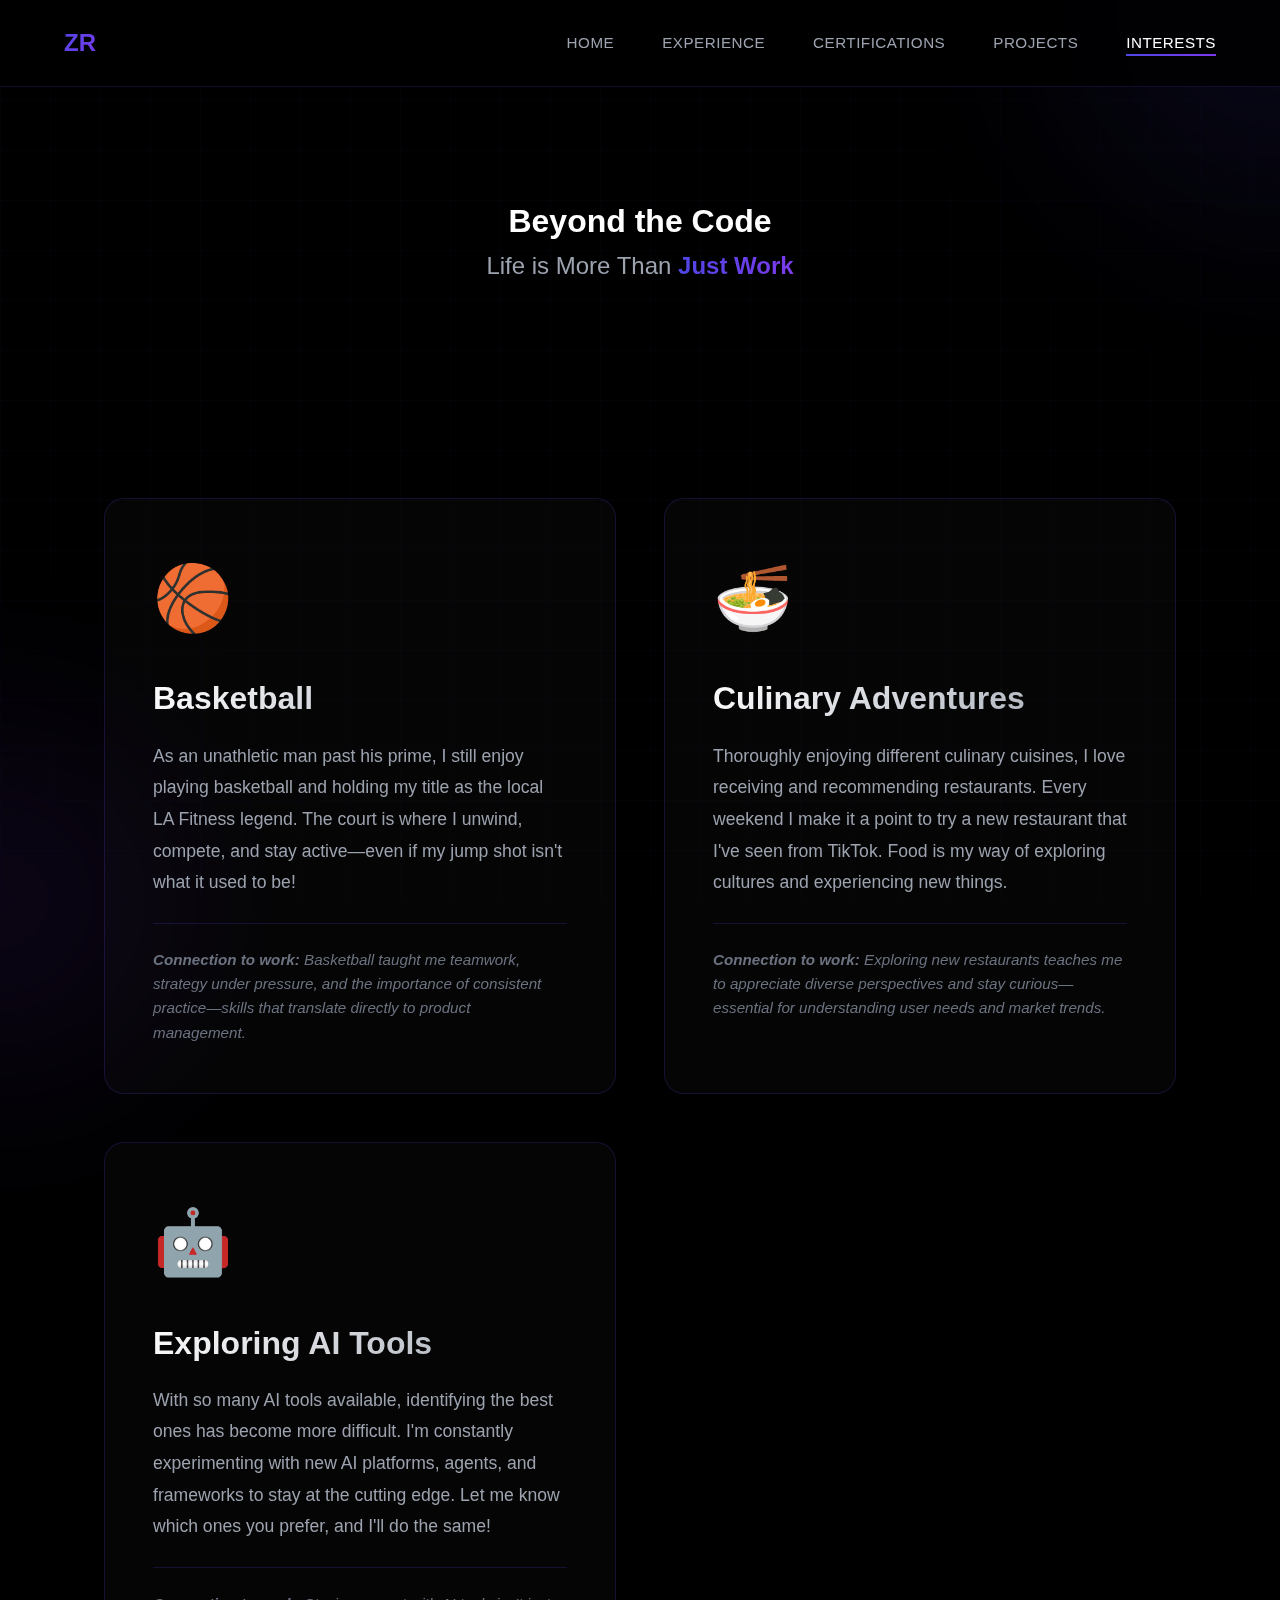
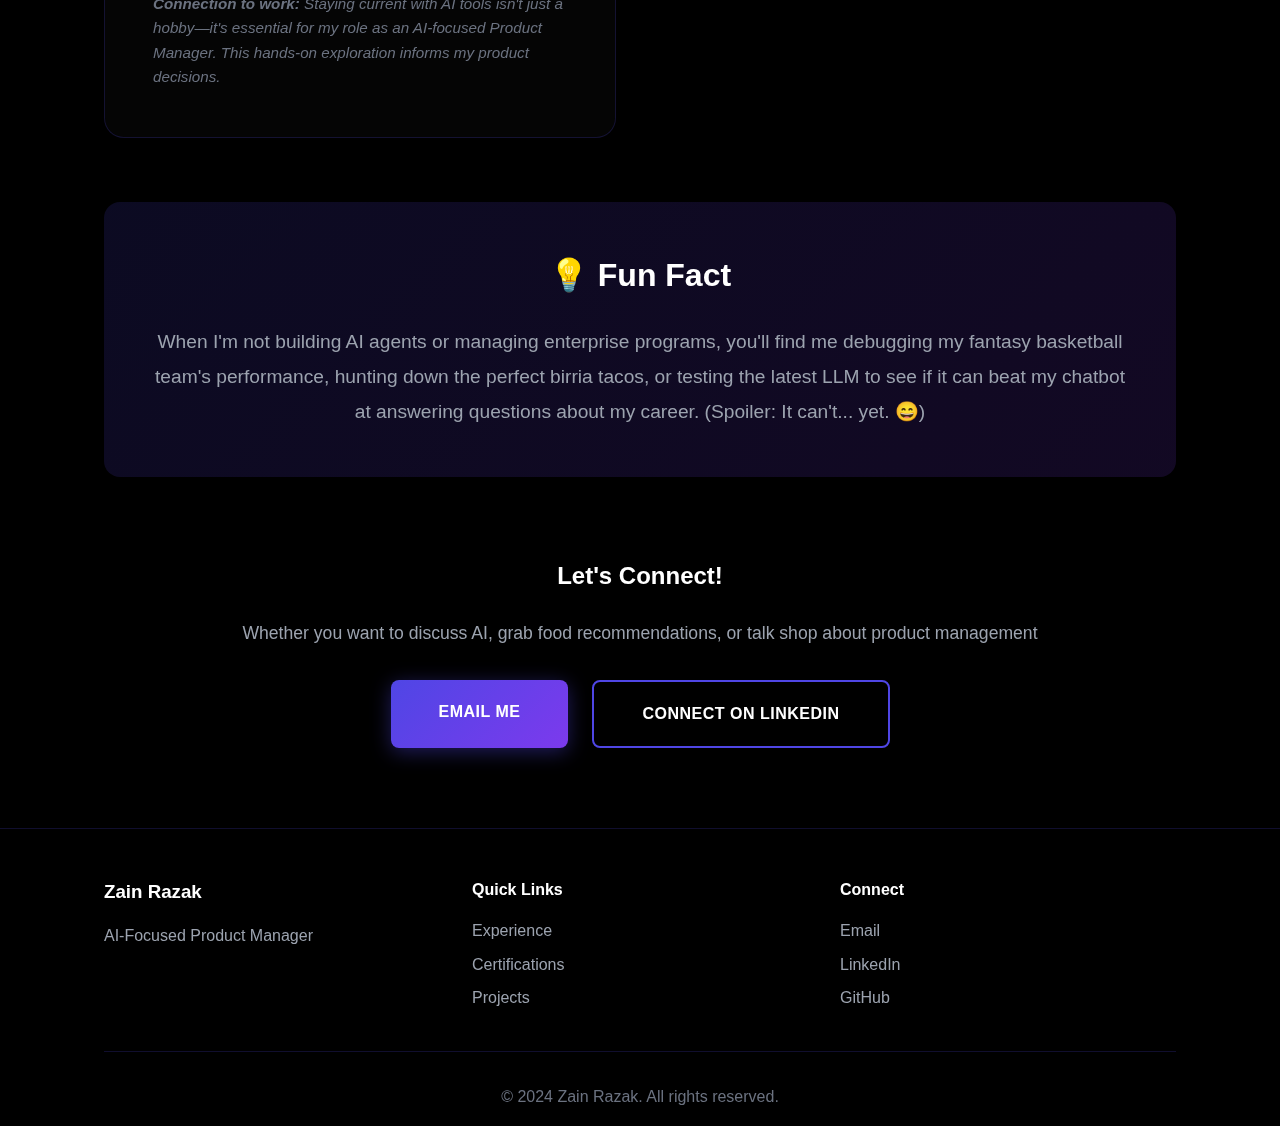
<file: interests.html>
<!DOCTYPE html>
<html lang="en">
<head>
    <meta charset="UTF-8">
    <meta name="viewport" content="width=device-width, initial-scale=1.0">
    <meta name="description" content="Zain Razak's Personal Interests - Basketball, Food, AI Tools">
    <title>Personal Interests | Zain Razak</title>
    <link rel="stylesheet" href="css/style.css">
    <style>
        .interests-hero {
            min-height: 50vh;
            display: flex;
            align-items: center;
            justify-content: center;
            padding: 8rem 5% 4rem;
        }

        .interests-container {
            max-width: 1200px;
            margin: 0 auto;
            padding: 0 5% 5rem;
        }

        .interests-grid {
            display: grid;
            grid-template-columns: repeat(auto-fit, minmax(350px, 1fr));
            gap: 3rem;
            margin-top: 3rem;
        }

        .interest-card {
            background: var(--bg-card);
            border: 1px solid var(--border-color);
            border-radius: 20px;
            padding: 3rem;
            transition: all 0.4s cubic-bezier(0.4, 0, 0.2, 1);
            position: relative;
            overflow: hidden;
        }

        .interest-card::before {
            content: '';
            position: absolute;
            top: 0;
            left: 0;
            width: 100%;
            height: 100%;
            background: linear-gradient(135deg, rgba(79, 70, 229, 0.1), rgba(124, 58, 237, 0.1));
            opacity: 0;
            transition: opacity 0.4s;
        }

        .interest-card:hover {
            transform: translateY(-10px) scale(1.02);
            border-color: var(--primary-color);
            box-shadow: 0 25px 70px rgba(79, 70, 229, 0.3);
        }

        .interest-card:hover::before {
            opacity: 1;
        }

        .interest-icon {
            font-size: 4rem;
            margin-bottom: 1.5rem;
            position: relative;
            z-index: 1;
        }

        .interest-title {
            font-size: 2rem;
            font-weight: 700;
            margin-bottom: 1rem;
            background: linear-gradient(135deg, var(--text-primary), var(--text-secondary));
            -webkit-background-clip: text;
            -webkit-text-fill-color: transparent;
            background-clip: text;
            position: relative;
            z-index: 1;
        }

        .interest-description {
            color: var(--text-secondary);
            font-size: 1.1rem;
            line-height: 1.8;
            margin-bottom: 1.5rem;
            position: relative;
            z-index: 1;
        }

        .interest-connection {
            padding-top: 1.5rem;
            border-top: 1px solid var(--border-color);
            color: var(--text-muted);
            font-style: italic;
            font-size: 0.95rem;
            position: relative;
            z-index: 1;
        }

        .fun-fact {
            background: linear-gradient(135deg, rgba(79, 70, 229, 0.15), rgba(124, 58, 237, 0.15));
            border-radius: 16px;
            padding: 3rem;
            margin-top: 4rem;
            text-align: center;
        }

        .fun-fact h3 {
            font-size: 2rem;
            margin-bottom: 1.5rem;
        }

        .fun-fact p {
            font-size: 1.2rem;
            color: var(--text-secondary);
            line-height: 1.8;
        }

        @media (max-width: 768px) {
            .interests-grid {
                grid-template-columns: 1fr;
            }
        }
    </style>
</head>
<body>
    <div class="bg-grid"></div>
    <div class="gradient-orb orb-1"></div>
    <div class="gradient-orb orb-2"></div>

    <nav id="navbar">
        <div class="nav-container">
            <a href="index.html" class="logo">ZR</a>
            <ul class="nav-menu">
                <li><a href="index.html">Home</a></li>
                <li><a href="experience.html">Experience</a></li>
                <li><a href="certifications.html">Certifications</a></li>
                <li><a href="projects.html">Projects</a></li>
                <li><a href="interests.html" class="active">Interests</a></li>
            </ul>
            <div class="hamburger">
                <span></span>
                <span></span>
                <span></span>
            </div>
        </div>
    </nav>

    <section class="interests-hero">
        <div class="hero-content">
            <h1>Beyond the Code</h1>
            <p class="tagline">Life is More Than <span>Just Work</span></p>
        </div>
    </section>

    <div class="interests-container">
        <div class="interests-grid">
            <!-- Basketball -->
            <div class="interest-card">
                <div class="interest-icon">🏀</div>
                <h2 class="interest-title">Basketball</h2>
                <p class="interest-description">
                    As an unathletic man past his prime, I still enjoy playing basketball and holding my title as the local LA Fitness legend. The court is where I unwind, compete, and stay active—even if my jump shot isn't what it used to be!
                </p>
                <div class="interest-connection">
                    <strong>Connection to work:</strong> Basketball taught me teamwork, strategy under pressure, and the importance of consistent practice—skills that translate directly to product management.
                </div>
            </div>

            <!-- Food & Restaurants -->
            <div class="interest-card">
                <div class="interest-icon">🍜</div>
                <h2 class="interest-title">Culinary Adventures</h2>
                <p class="interest-description">
                    Thoroughly enjoying different culinary cuisines, I love receiving and recommending restaurants. Every weekend I make it a point to try a new restaurant that I've seen from TikTok. Food is my way of exploring cultures and experiencing new things.
                </p>
                <div class="interest-connection">
                    <strong>Connection to work:</strong> Exploring new restaurants teaches me to appreciate diverse perspectives and stay curious—essential for understanding user needs and market trends.
                </div>
            </div>

            <!-- AI Tools -->
            <div class="interest-card">
                <div class="interest-icon">🤖</div>
                <h2 class="interest-title">Exploring AI Tools</h2>
                <p class="interest-description">
                    With so many AI tools available, identifying the best ones has become more difficult. I'm constantly experimenting with new AI platforms, agents, and frameworks to stay at the cutting edge. Let me know which ones you prefer, and I'll do the same!
                </p>
                <div class="interest-connection">
                    <strong>Connection to work:</strong> Staying current with AI tools isn't just a hobby—it's essential for my role as an AI-focused Product Manager. This hands-on exploration informs my product decisions.
                </div>
            </div>
        </div>

        <!-- Fun Fact Section -->
        <div class="fun-fact">
            <h3>💡 Fun Fact</h3>
            <p>
                When I'm not building AI agents or managing enterprise programs, you'll find me debugging my fantasy basketball team's performance, hunting down the perfect birria tacos, or testing the latest LLM to see if it can beat my chatbot at answering questions about my career. (Spoiler: It can't... yet. 😄)
            </p>
        </div>

        <!-- CTA Section -->
        <div style="text-align: center; margin-top: 5rem;">
            <h2 style="margin-bottom: 1.5rem;">Let's Connect!</h2>
            <p style="color: var(--text-secondary); font-size: 1.1rem; margin-bottom: 2rem;">
                Whether you want to discuss AI, grab food recommendations, or talk shop about product management
            </p>
            <div class="cta-buttons">
                <a href="mailto:zainrazak007@gmail.com" class="btn btn-primary">Email Me</a>
                <a href="https://www.linkedin.com/in/zainrazak/" target="_blank" class="btn btn-secondary">Connect on LinkedIn</a>
            </div>
        </div>
    </div>

    <footer>
        <div class="container">
            <div class="footer-content">
                <div class="footer-section">
                    <h3>Zain Razak</h3>
                    <p>AI-Focused Product Manager</p>
                </div>
                <div class="footer-section">
                    <h4>Quick Links</h4>
                    <ul>
                        <li><a href="experience.html">Experience</a></li>
                        <li><a href="certifications.html">Certifications</a></li>
                        <li><a href="projects.html">Projects</a></li>
                    </ul>
                </div>
                <div class="footer-section">
                    <h4>Connect</h4>
                    <ul>
                        <li><a href="mailto:zainrazak007@gmail.com">Email</a></li>
                        <li><a href="https://www.linkedin.com/in/zainrazak/" target="_blank">LinkedIn</a></li>
                        <li><a href="https://github.com/zainrazak" target="_blank">GitHub</a></li>
                    </ul>
                </div>
            </div>
            <div class="footer-bottom">
                <p>&copy; 2024 Zain Razak. All rights reserved.</p>
            </div>
        </div>
    </footer>

    <script src="js/script.js"></script>
</body>
</html>
</file>
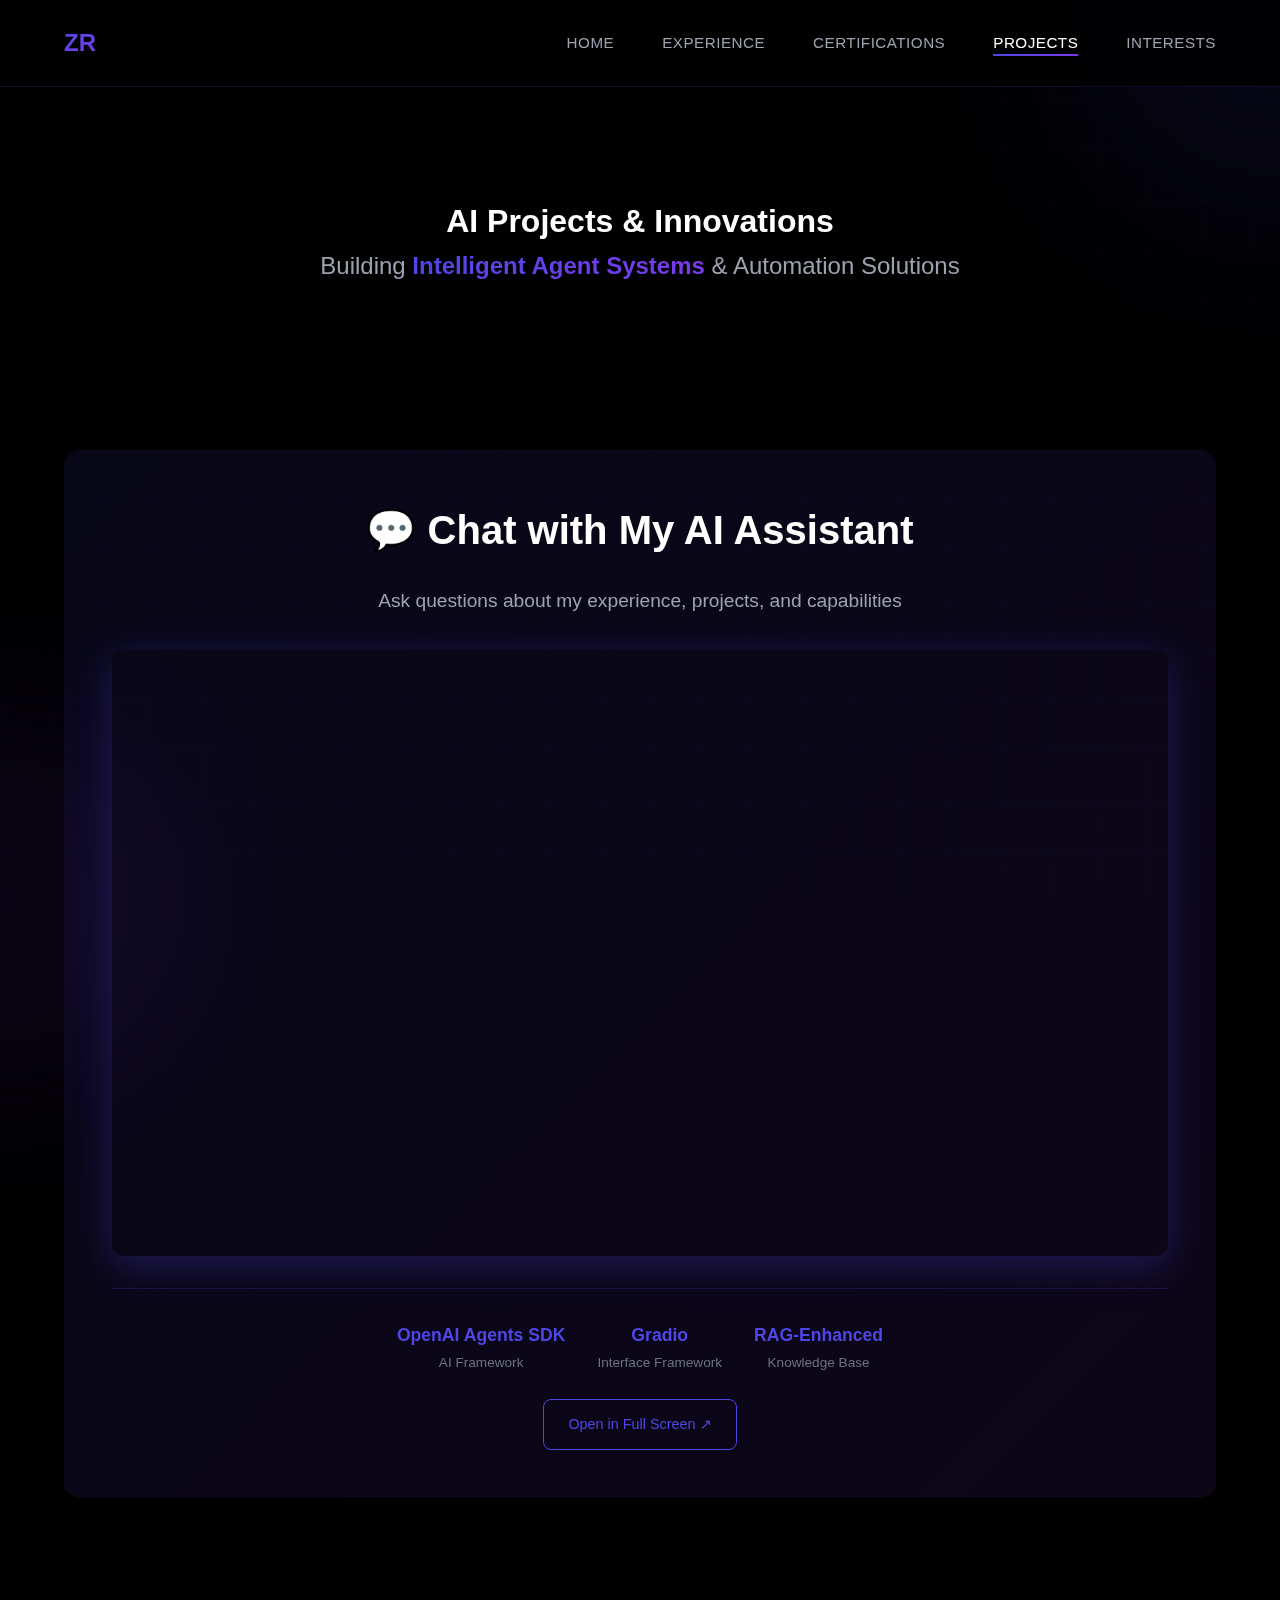
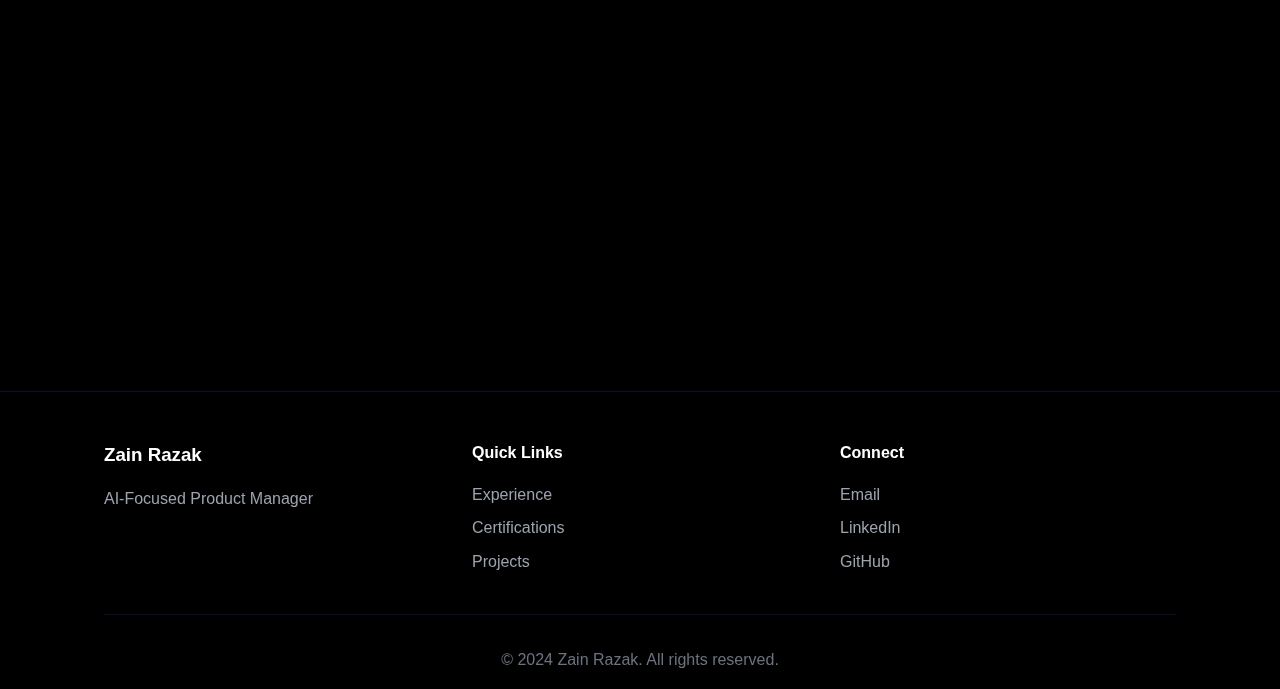
<file: projects.html>
<!DOCTYPE html>
<html lang="en">
<head>
    <meta charset="UTF-8">
    <meta name="viewport" content="width=device-width, initial-scale=1.0">
    <meta name="description" content="Zain Razak's AI Projects - Multi-Agent Systems, LangGraph, CrewAI">
    <title>Projects | Zain Razak</title>
    <link rel="stylesheet" href="css/style.css">
    <style>
        .projects-hero {
            min-height: 50vh;
            display: flex;
            align-items: center;
            justify-content: center;
            padding: 8rem 5% 4rem;
        }

        .projects-container {
            max-width: 1400px;
            margin: 0 auto;
            padding: 0 5% 5rem;
        }

        .project-card {
            background: var(--bg-card);
            border: 1px solid var(--border-color);
            border-radius: 16px;
            padding: 3rem;
            margin-bottom: 3rem;
            transition: all 0.3s;
        }

        .project-card:hover {
            border-color: var(--primary-color);
            transform: translateY(-5px);
            box-shadow: 0 20px 60px rgba(79, 70, 229, 0.3);
        }

        .project-header {
            margin-bottom: 2rem;
        }

        .project-title {
            font-size: 2rem;
            font-weight: 700;
            margin-bottom: 1rem;
            background: linear-gradient(135deg, var(--text-primary), var(--text-secondary));
            -webkit-background-clip: text;
            -webkit-text-fill-color: transparent;
            background-clip: text;
        }

        .project-tech {
            display: flex;
            flex-wrap: wrap;
            gap: 0.8rem;
            margin: 1.5rem 0;
        }

        .tech-tag {
            padding: 0.5rem 1rem;
            background: rgba(79, 70, 229, 0.15);
            border: 1px solid var(--border-color);
            border-radius: 20px;
            font-size: 0.85rem;
            color: var(--text-secondary);
        }

        .project-features ul {
            list-style: none;
            margin: 1.5rem 0;
        }

        .project-features li {
            padding: 0.8rem 0;
            color: var(--text-secondary);
            padding-left: 1.5rem;
            position: relative;
        }

        .project-features li::before {
            content: '✓';
            position: absolute;
            left: 0;
            color: var(--primary-color);
            font-weight: bold;
        }

        .chatbot-section {
            margin-top: 5rem;
            padding: 3rem;
            background: linear-gradient(135deg, rgba(79, 70, 229, 0.1), rgba(124, 58, 237, 0.1));
            border-radius: 16px;
            text-align: center;
        }

        .chatbot-section h2 {
            font-size: 2.5rem;
            margin-bottom: 1.5rem;
        }

        .chatbot-embed {
            margin-top: 2rem;
            border-radius: 12px;
            overflow: hidden;
            box-shadow: 0 10px 40px rgba(79, 70, 229, 0.3);
        }

        .chatbot-embed iframe {
            border: none;
            border-radius: 12px;
        }

        .chatbot-info {
            display: flex;
            flex-wrap: wrap;
            justify-content: center;
            gap: 2rem;
            margin-top: 2rem;
            padding-top: 2rem;
            border-top: 1px solid var(--border-color);
        }

        .chatbot-info-item {
            text-align: center;
        }

        .chatbot-info-item span {
            display: block;
            color: var(--primary-color);
            font-weight: 600;
            font-size: 1.1rem;
        }

        .chatbot-info-item small {
            color: var(--text-muted);
            font-size: 0.85rem;
        }

        .chatbot-cta {
            margin-top: 1.5rem;
        }

        .chatbot-cta a {
            display: inline-block;
            padding: 0.8rem 1.5rem;
            background: transparent;
            border: 1px solid var(--primary-color);
            color: var(--primary-color);
            border-radius: 8px;
            text-decoration: none;
            font-size: 0.9rem;
            transition: all 0.3s;
        }

        .chatbot-cta a:hover {
            background: var(--primary-color);
            color: white;
        }

        @media (max-width: 768px) {
            .project-card {
                padding: 2rem;
            }

            .chatbot-embed iframe {
                height: 500px;
            }
        }

        /* Automation Workflows 3-Column Grid */
        .automation-grid {
            display: grid;
            grid-template-columns: repeat(3, 1fr);
            gap: 2rem;
        }

        .automation-card {
            background: rgba(79, 70, 229, 0.05);
            border: 1px solid var(--border-color);
            border-radius: 12px;
            padding: 1.5rem;
            transition: all 0.3s;
        }

        .automation-card:hover {
            border-color: var(--primary-color);
            transform: translateY(-3px);
            box-shadow: 0 10px 30px rgba(79, 70, 229, 0.2);
        }

        .automation-card h3 {
            font-size: 1.25rem;
            font-weight: 600;
            color: var(--text-primary);
            margin-bottom: 0.75rem;
        }

        .automation-card .automation-desc {
            color: var(--text-secondary);
            font-size: 0.95rem;
            margin-bottom: 1rem;
            line-height: 1.5;
        }

        .automation-card .project-tech {
            margin: 1rem 0;
        }

        .automation-card .tech-tag {
            font-size: 0.75rem;
            padding: 0.35rem 0.7rem;
        }

        .automation-image {
            width: 100%;
            border-radius: 8px;
            overflow: hidden;
            margin-bottom: 1rem;
            border: 1px solid var(--border-color);
        }

        .automation-image img {
            width: 100%;
            height: auto;
            display: block;
        }

        .automation-features {
            list-style: none;
            margin: 0;
            padding: 0;
        }

        .automation-features li {
            padding: 0.5rem 0;
            color: var(--text-secondary);
            font-size: 0.85rem;
            padding-left: 1.25rem;
            position: relative;
        }

        .automation-features li::before {
            content: '✓';
            position: absolute;
            left: 0;
            color: var(--primary-color);
            font-weight: bold;
            font-size: 0.8rem;
        }

        @media (max-width: 1024px) {
            .automation-grid {
                grid-template-columns: repeat(2, 1fr);
            }
        }

        @media (max-width: 768px) {
            .automation-grid {
                grid-template-columns: 1fr;
            }
        }
    </style>
</head>
<body>
    <div class="bg-grid"></div>
    <div class="gradient-orb orb-1"></div>
    <div class="gradient-orb orb-2"></div>

    <nav id="navbar">
        <div class="nav-container">
            <a href="index.html" class="logo">ZR</a>
            <ul class="nav-menu">
                <li><a href="index.html">Home</a></li>
                <li><a href="experience.html">Experience</a></li>
                <li><a href="certifications.html">Certifications</a></li>
                <li><a href="projects.html" class="active">Projects</a></li>
                <li><a href="interests.html">Interests</a></li>
            </ul>
            <div class="hamburger">
                <span></span>
                <span></span>
                <span></span>
            </div>
        </div>
    </nav>

    <section class="projects-hero">
        <div class="hero-content">
            <h1>AI Projects & Innovations</h1>
            <p class="tagline">Building <span>Intelligent Agent Systems</span> & Automation Solutions</p>
        </div>
    </section>

    <div class="projects-container">
        <!-- Interactive Chatbot Section - FIRST -->
        <div class="chatbot-section" style="margin-top: 0; margin-bottom: 3rem;">
            <h2>💬 Chat with My AI Assistant</h2>
            <p style="color: var(--text-secondary); font-size: 1.2rem; margin-bottom: 1rem;">
                Ask questions about my experience, projects, and capabilities
            </p>

            <div class="chatbot-embed">
                <iframe
                    src="https://zraza-zainrazak-assistant.hf.space"
                    width="100%"
                    height="600"
                    frameborder="0"
                    title="Zain Razak AI Assistant"
                ></iframe>
            </div>

            <div class="chatbot-info">
                <div class="chatbot-info-item">
                    <span>OpenAI Agents SDK</span>
                    <small>AI Framework</small>
                </div>
                <div class="chatbot-info-item">
                    <span>Gradio</span>
                    <small>Interface Framework</small>
                </div>
                <div class="chatbot-info-item">
                    <span>RAG-Enhanced</span>
                    <small>Knowledge Base</small>
                </div>
            </div>

            <div class="chatbot-cta">
                <a href="https://huggingface.co/spaces/Zraza/Zainrazak-Assistant" target="_blank">
                    Open in Full Screen ↗
                </a>
            </div>
        </div>

        <!-- Automation Workflows Section - 3 Column Grid -->
        <div class="project-card">
            <div class="project-header" style="text-align: center; margin-bottom: 2rem;">
                <h2 class="project-title">⚡ Automation Workflows</h2>
                <p style="color: var(--text-secondary); font-size: 1.1rem;">n8n-powered intelligent automation solutions for real-world business challenges</p>
            </div>

            <div class="automation-grid">
                <!-- Column 1: Lead Qualifying -->
                <div class="automation-card">
                    <div class="automation-image">
                        <img src="assets/images/lead-qualifying-workflow.webp" alt="Lead Qualifying Automation Workflow">
                    </div>
                    <h3>Lead Qualifying Automation</h3>
                    <p class="automation-desc">Intelligent lead capture and qualification system for real estate agencies</p>
                    <div class="project-tech">
                        <span class="tech-tag">n8n</span>
                        <span class="tech-tag">OpenAI</span>
                        <span class="tech-tag">Google Sheets</span>
                        <span class="tech-tag">Gmail</span>
                        <span class="tech-tag">Cal.com</span>
                    </div>
                    <ul class="automation-features">
                        <li>AI-powered lead classification (hot/warm/cold)</li>
                        <li>Webhook capture from website to CRM</li>
                        <li>Google Sheets logging + Pipedrive sync</li>
                        <li>Automated nurture emails for warm/cold leads</li>
                    </ul>
                </div>

                <!-- Column 2: Appointment Booking -->
                <div class="automation-card">
                    <div class="automation-image">
                        <img src="assets/images/appointment-booking-workflow.webp" alt="Appointment Booking Automation Workflow">
                    </div>
                    <h3>Automated Appointment Booking</h3>
                    <p class="automation-desc">End-to-end appointment lifecycle automation from booking to reminders</p>
                    <div class="project-tech">
                        <span class="tech-tag">n8n</span>
                        <span class="tech-tag">Gemini AI</span>
                        <span class="tech-tag">Google Sheets</span>
                        <span class="tech-tag">Gmail</span>
                        <span class="tech-tag">Telegram</span>
                    </div>
                    <ul class="automation-features">
                        <li>Auto booking email on website conversion</li>
                        <li>Real-time Telegram alerts to sales team</li>
                        <li>Confirmation & reminder email sequences</li>
                        <li>80% reduction in manual coordination</li>
                    </ul>
                </div>

                <!-- Column 3: AI Voice Agent -->
                <div class="automation-card">
                    <div class="automation-image">
                        <img src="assets/images/ai-voice-agent-workflow.webp" alt="AI Voice Agent Workflow">
                    </div>
                    <h3>AI Voice Agent</h3>
                    <p class="automation-desc">24/7 virtual assistant with voice AI for call handling and scheduling</p>
                    <div class="project-tech">
                        <span class="tech-tag">n8n</span>
                        <span class="tech-tag">ElevenLabs</span>
                        <span class="tech-tag">OpenAI</span>
                        <span class="tech-tag">Cal.com</span>
                        <span class="tech-tag">Gmail</span>
                    </div>
                    <ul class="automation-features">
                        <li>ElevenLabs voice + OpenAI intent understanding</li>
                        <li>Cal.com booking, rescheduling & cancellations</li>
                        <li>Lead classification with instant CEO alerts</li>
                        <li>24/7 call handling + Google Sheets logging</li>
                    </ul>
                </div>
            </div>
        </div>

        <!-- Project 1: AI Music Generator -->
        <div class="project-card">
            <div class="project-header">
                <h2 class="project-title">🎵 AI Music Generator</h2>
                <p style="color: var(--text-secondary); font-size: 1.1rem;">AI-powered music generation and radio streaming application</p>
            </div>

            <div class="project-tech">
                <span class="tech-tag">Next.js</span>
                <span class="tech-tag">React</span>
                <span class="tech-tag">Replicate API</span>
                <span class="tech-tag">MusicGen AI</span>
                <span class="tech-tag">Vercel</span>
                <span class="tech-tag">TypeScript</span>
                <span class="tech-tag">Tailwind CSS</span>
            </div>

            <div class="project-features">
                <h4 style="color: var(--text-primary); margin: 1.5rem 0 1rem;">Key Features:</h4>
                <ul>
                    <li>AI-Powered Music Generation: Create unique music tracks using Meta's MusicGen model</li>
                    <li>Text-to-Music: Describe the music you want and AI generates it</li>
                    <li>Multiple Genres: Support for various musical styles and moods</li>
                    <li>Real-time Streaming: Listen to generated tracks instantly</li>
                    <li>Modern UI: Sleek, responsive interface built with Tailwind CSS</li>
                    <li>Serverless Architecture: Deployed on Vercel for fast, scalable performance</li>
                </ul>
            </div>

            <!-- Live Demo Embed -->
            <div style="margin-top: 2rem; padding-top: 2rem; border-top: 1px solid var(--border-color);">
                <h4 style="color: var(--text-primary); margin-bottom: 1rem;">🚀 Try It Live:</h4>
                <div class="chatbot-embed">
                    <iframe
                        src="https://ai-radio-lake.vercel.app/"
                        width="100%"
                        height="700"
                        frameborder="0"
                        title="AI Music Generator"
                    ></iframe>
                </div>
                <div style="text-align: center; margin-top: 1rem;">
                    <a href="https://ai-radio-lake.vercel.app/" target="_blank" style="color: var(--primary-color); text-decoration: none; font-size: 0.9rem;">
                        Open in Full Screen ↗
                    </a>
                </div>
            </div>
        </div>

        <!-- Project 2: AI UGC Video Generator -->
        <div class="project-card">
            <div class="project-header">
                <h2 class="project-title">🎬 AI UGC Video Generator</h2>
                <p style="color: var(--text-secondary); font-size: 1.1rem;">AI-powered user-generated content video creation with lip-sync technology</p>
            </div>

            <div class="project-tech">
                <span class="tech-tag">Google Gemini</span>
                <span class="tech-tag">Claude AI</span>
                <span class="tech-tag">Lip Sync AI</span>
                <span class="tech-tag">Text-to-Speech</span>
                <span class="tech-tag">Video Generation</span>
                <span class="tech-tag">Avatar Creation</span>
                <span class="tech-tag">Prompt Engineering</span>
            </div>

            <div class="project-features">
                <h4 style="color: var(--text-primary); margin: 1.5rem 0 1rem;">Key Features:</h4>
                <ul>
                    <li>AI Avatar Generation: Create realistic virtual spokespersons using generative AI</li>
                    <li>Lip Sync Technology: Synchronize generated speech with avatar facial movements</li>
                    <li>Script Generation: Use Claude/Gemini to write compelling UGC-style scripts</li>
                    <li>Text-to-Speech: Convert AI-generated scripts to natural-sounding voiceovers</li>
                    <li>Multi-Model Pipeline: Orchestrate multiple AI models for end-to-end video creation</li>
                    <li>UGC Style Content: Generate authentic-looking user testimonial videos</li>
                </ul>
                <p style="color: var(--text-secondary); margin-top: 1.5rem; font-style: italic;">
                    Applications: Marketing content, social media ads, product testimonials, personalized video messages
                </p>
            </div>

            <!-- Video Demo -->
            <div style="margin-top: 2rem; padding-top: 2rem; border-top: 1px solid var(--border-color);">
                <h4 style="color: var(--text-primary); margin-bottom: 1rem;">🚀 Sample Output:</h4>
                <div class="chatbot-embed" style="display: flex; justify-content: center; background: #000; padding: 1rem;">
                    <video 
                        width="100%" 
                        max-width="500px"
                        controls 
                        style="max-width: 500px; border-radius: 8px;"
                    >
                        <source src="assets/videos/ai-ugc-demo.mp4" type="video/mp4">
                        Your browser does not support the video tag.
                    </video>
                </div>
                <p style="text-align: center; margin-top: 1rem; color: var(--text-muted); font-size: 0.9rem;">
                    AI-generated UGC video with lip-synced avatar
                </p>
            </div>
        </div>

        <!-- Project 3: Deep Research Agent -->
        <div class="project-card">
            <div class="project-header">
                <h2 class="project-title">🔍 Deep Research Agent System</h2>
                <p style="color: var(--text-secondary); font-size: 1.1rem;">Comprehensive research automation with multi-agent orchestration</p>
            </div>

            <div class="project-tech">
                <span class="tech-tag">OpenAI Agents SDK</span>
                <span class="tech-tag">Pydantic</span>
                <span class="tech-tag">SendGrid API</span>
                <span class="tech-tag">Asyncio</span>
                <span class="tech-tag">Python</span>
            </div>

            <div class="project-features">
                <h4 style="color: var(--text-primary); margin: 1.5rem 0 1rem;">Key Features:</h4>
                <ul>
                    <li>Multi-Agent Research Workflow: Coordinated system of specialized AI agents (Planner, Search, Writer, Email)</li>
                    <li>Structured Outputs with Pydantic for type-safe, validated responses</li>
                    <li>Parallel Search Execution for optimized research efficiency</li>
                    <li>Web Search Integration with OpenAI's WebSearchTool</li>
                    <li>Email Delivery System using SendGrid API</li>
                    <li>Observability & Tracing with OpenAI's tracing system</li>
                </ul>
                <p style="color: var(--text-secondary); margin-top: 1.5rem; font-style: italic;">
                    Applications: Market research, content creation, intelligence gathering, productivity automation
                </p>
            </div>

            <!-- Live Demo Embed -->
            <div style="margin-top: 2rem; padding-top: 2rem; border-top: 1px solid var(--border-color);">
                <h4 style="color: var(--text-primary); margin-bottom: 1rem;">🚀 Try It Live:</h4>
                <div class="chatbot-embed">
                    <iframe
                        src="https://zraza-deep-research-agent.hf.space"
                        width="100%"
                        height="700"
                        frameborder="0"
                        title="Deep Research Agent"
                    ></iframe>
                </div>
                <div style="text-align: center; margin-top: 1rem;">
                    <a href="https://huggingface.co/spaces/Zraza/Deep-Research-Agent" target="_blank" style="color: var(--primary-color); text-decoration: none; font-size: 0.9rem;">
                        Open in Full Screen ↗
                    </a>
                </div>
            </div>
        </div>

        <!-- Project 3: Multi-Agent Crew Systems -->
        <div class="project-card">
            <div class="project-header">
                <h2 class="project-title">🤝 Multi-Agent Crew Systems</h2>
                <p style="color: var(--text-secondary); font-size: 1.1rem;">Sophisticated agent orchestration with CrewAI framework</p>
            </div>

            <div class="project-tech">
                <span class="tech-tag">CrewAI Framework</span>
                <span class="tech-tag">Pydantic</span>
                <span class="tech-tag">SerperDevTool</span>
                <span class="tech-tag">OpenAI Embeddings</span>
                <span class="tech-tag">SQLite</span>
                <span class="tech-tag">YAML</span>
                <span class="tech-tag">Twilio SMS</span>
            </div>

            <div class="project-features">
                <h4 style="color: var(--text-primary); margin: 1.5rem 0 1rem;">Key Features:</h4>
                <ul>
                    <li>Financial Analysis: Automated company research and investment analysis workflows</li>
                    <li>Decision Support: Structured decision-making with multiple perspectives</li>
                    <li>Research Automation: Comprehensive information gathering and synthesis</li>
                    <li>Content Generation: Professional report creation with review stages</li>
                    <li>Workflow Automation: Complex multi-step processes with agent collaboration</li>
                    <li>SMS Notifications: Real-time alerts via Twilio integration</li>
                </ul>
            </div>

            <!-- Live Demo Embed -->
            <div style="margin-top: 2rem; padding-top: 2rem; border-top: 1px solid var(--border-color);">
                <h4 style="color: var(--text-primary); margin-bottom: 1rem;">🚀 Try It Live - Stock Picker AI:</h4>
                <div class="chatbot-embed">
                    <iframe
                        src="https://zraza-stock-picker.hf.space"
                        width="100%"
                        height="700"
                        frameborder="0"
                        title="Stock Picker AI"
                    ></iframe>
                </div>
                <div style="text-align: center; margin-top: 1rem;">
                    <a href="https://huggingface.co/spaces/Zraza/Stock-Picker" target="_blank" style="color: var(--primary-color); text-decoration: none; font-size: 0.9rem;">
                        Open in Full Screen ↗
                    </a>
                </div>
            </div>
        </div>

        <!-- Project 4: The Sidekick -->
        <div class="project-card">
            <div class="project-header">
                <h2 class="project-title">🦾 The Sidekick - Self-Improving Agent</h2>
                <p style="color: var(--text-secondary); font-size: 1.1rem;">Autonomous agent with evaluation loops and continuous improvement</p>
            </div>

            <div class="project-tech">
                <span class="tech-tag">OpenAI API</span>
                <span class="tech-tag">Worker-Evaluator Pattern</span>
                <span class="tech-tag">Pydantic</span>
                <span class="tech-tag">Gradio</span>
                <span class="tech-tag">GPT-4o-mini</span>
            </div>

            <div class="project-features">
                <h4 style="color: var(--text-primary); margin: 1.5rem 0 1rem;">Key Features:</h4>
                <ul>
                    <li>Multi-agent workflow with evaluation loop (Worker & Evaluator agents)</li>
                    <li>Self-improving feedback loop: Worker improves based on Evaluator feedback</li>
                    <li>Custom success criteria: Define what "done" looks like for each task</li>
                    <li>Iterative refinement: Up to 3 improvement cycles per request</li>
                    <li>Structured evaluation with JSON-based assessment</li>
                    <li>Interactive Gradio interface for real-time agent interaction</li>
                </ul>
                <p style="color: var(--text-muted); margin-top: 1.5rem; font-size: 0.9rem; font-style: italic;">
                    ⚠️ Note: Due to Hugging Face compatibility issues with LangGraph/Playwright, the deployed version uses direct OpenAI API calls instead of the original LangGraph implementation.
                </p>
            </div>

            <!-- Live Demo Embed -->
            <div style="margin-top: 2rem; padding-top: 2rem; border-top: 1px solid var(--border-color);">
                <h4 style="color: var(--text-primary); margin-bottom: 1rem;">🚀 Try It Live:</h4>
                <div class="chatbot-embed">
                    <iframe
                        src="https://zraza-sidekick.hf.space"
                        width="100%"
                        height="600"
                        frameborder="0"
                        title="The Sidekick"
                    ></iframe>
                </div>
                <div style="text-align: center; margin-top: 1rem;">
                    <a href="https://huggingface.co/spaces/Zraza/SideKick" target="_blank" style="color: var(--primary-color); text-decoration: none; font-size: 0.9rem;">
                        Open in Full Screen ↗
                    </a>
                </div>
            </div>
        </div>

        <!-- Project 5: Autonomous Trading System -->
        <div class="project-card">
            <div class="project-header">
                <h2 class="project-title">📈 Autonomous Trading System with MCP</h2>
                <p style="color: var(--text-secondary); font-size: 1.1rem;">Multi-agent equity trading simulation with Model Context Protocol architecture</p>
            </div>

            <div class="project-tech">
                <span class="tech-tag">Model Context Protocol</span>
                <span class="tech-tag">OpenAI Agents SDK</span>
                <span class="tech-tag">Polygon.io API</span>
                <span class="tech-tag">Brave Search API</span>
                <span class="tech-tag">Multi-Model (GPT/DeepSeek/Gemini/Grok)</span>
                <span class="tech-tag">FastMCP</span>
                <span class="tech-tag">AsyncIO</span>
                <span class="tech-tag">SQLite</span>
            </div>

            <div class="project-features">
                <h4 style="color: var(--text-primary); margin: 1.5rem 0 1rem;">Key Features:</h4>
                <ul>
                    <li>Multi-Server MCP Architecture: 6 MCP servers (Accounts, Market, Push, Brave Search, Fetch, Memory Graph)</li>
                    <li>4 AI Traders with unique strategies: Warren (Value), George (Macro), Ray (Risk Parity), Cathie (Crypto)</li>
                    <li>Multi-Model Architecture: Each trader uses a different LLM (GPT-4.1, DeepSeek V3, Gemini 2.5, Grok 3)</li>
                    <li>Researcher Agent as Tool: Nested agent pattern for market research</li>
                    <li>Real-time Market Data: Polygon.io integration for live stock prices</li>
                    <li>Knowledge Graph Memory: Persistent entity storage across trading sessions</li>
                    <li>Comprehensive Observability: Full tracing and logging of agent decisions</li>
                </ul>
                <p style="color: var(--text-muted); margin-top: 1.5rem; font-size: 0.9rem; font-style: italic;">
                    ⚠️ Note: The demo below shows simulated data and architecture diagrams. The full system requires local deployment with API keys and MCP servers.
                </p>
            </div>

            <!-- Live Demo Embed -->
            <div style="margin-top: 2rem; padding-top: 2rem; border-top: 1px solid var(--border-color);">
                <h4 style="color: var(--text-primary); margin-bottom: 1rem;">🚀 Architecture Demo:</h4>
                <div class="chatbot-embed">
                    <iframe
                        src="https://zraza-trading-system.hf.space"
                        width="100%"
                        height="700"
                        frameborder="0"
                        title="Autonomous Trading System"
                    ></iframe>
                </div>
                <div style="text-align: center; margin-top: 1rem;">
                    <a href="https://huggingface.co/spaces/Zraza/Trading-System" target="_blank" style="color: var(--primary-color); text-decoration: none; font-size: 0.9rem;">
                        Open in Full Screen ↗
                    </a>
                </div>
            </div>
        </div>
    </div>

    <footer>
        <div class="container">
            <div class="footer-content">
                <div class="footer-section">
                    <h3>Zain Razak</h3>
                    <p>AI-Focused Product Manager</p>
                </div>
                <div class="footer-section">
                    <h4>Quick Links</h4>
                    <ul>
                        <li><a href="experience.html">Experience</a></li>
                        <li><a href="certifications.html">Certifications</a></li>
                        <li><a href="projects.html">Projects</a></li>
                    </ul>
                </div>
                <div class="footer-section">
                    <h4>Connect</h4>
                    <ul>
                        <li><a href="mailto:zainrazak007@gmail.com">Email</a></li>
                        <li><a href="https://www.linkedin.com/in/zainrazak/" target="_blank">LinkedIn</a></li>
                        <li><a href="https://github.com/zainrazak" target="_blank">GitHub</a></li>
                    </ul>
                </div>
            </div>
            <div class="footer-bottom">
                <p>&copy; 2024 Zain Razak. All rights reserved.</p>
            </div>
        </div>
    </footer>

    <script src="js/script.js"></script>
</body>
</html>
</file>
<file: css/style.css>
/* AI Innovator Theme - Main Stylesheet */

* {
    margin: 0;
    padding: 0;
    box-sizing: border-box;
}

:root {
    --primary-color: #4F46E5;
    --secondary-color: #7C3AED;
    --bg-dark: #000000;
    --bg-card: rgba(255, 255, 255, 0.02);
    --text-primary: #ffffff;
    --text-secondary: #9CA3AF;
    --text-muted: #6B7280;
    --border-color: rgba(79, 70, 229, 0.2);
}

html {
    scroll-behavior: smooth;
}

body {
    font-family: 'Inter', -apple-system, BlinkMacSystemFont, 'Segoe UI', sans-serif;
    background: var(--bg-dark);
    color: var(--text-primary);
    line-height: 1.6;
    overflow-x: hidden;
}

/* Animated Background Grid */
.bg-grid {
    position: fixed;
    top: 0;
    left: 0;
    width: 100%;
    height: 100%;
    background-image: 
        linear-gradient(rgba(79, 70, 229, 0.03) 1px, transparent 1px),
        linear-gradient(90deg, rgba(79, 70, 229, 0.03) 1px, transparent 1px);
    background-size: 50px 50px;
    z-index: -1;
    animation: gridMove 20s linear infinite;
}

@keyframes gridMove {
    0% { transform: translate(0, 0); }
    100% { transform: translate(50px, 50px); }
}

/* Gradient Orbs */
.gradient-orb {
    position: fixed;
    border-radius: 50%;
    filter: blur(100px);
    opacity: 0.15;
    z-index: -1;
    animation: float 20s ease-in-out infinite;
}

.orb-1 {
    width: 500px;
    height: 500px;
    background: radial-gradient(circle, var(--primary-color), transparent);
    top: -250px;
    right: -250px;
}

.orb-2 {
    width: 400px;
    height: 400px;
    background: radial-gradient(circle, var(--secondary-color), transparent);
    bottom: -200px;
    left: -200px;
    animation-delay: -10s;
}

/* Navigation */
nav {
    position: fixed;
    top: 0;
    width: 100%;
    background: rgba(0, 0, 0, 0.8);
    backdrop-filter: blur(20px);
    padding: 1.5rem 5%;
    z-index: 1000;
    border-bottom: 1px solid var(--border-color);
    transition: all 0.3s;
}

nav.scrolled {
    padding: 1rem 5%;
    background: rgba(0, 0, 0, 0.95);
}

.nav-container {
    max-width: 1400px;
    margin: 0 auto;
    display: flex;
    justify-content: space-between;
    align-items: center;
}

.logo {
    font-size: 1.5rem;
    font-weight: 700;
    background: linear-gradient(135deg, var(--primary-color), var(--secondary-color));
    -webkit-background-clip: text;
    -webkit-text-fill-color: transparent;
    background-clip: text;
    text-decoration: none;
}

.nav-menu {
    list-style: none;
    display: flex;
    gap: 3rem;
}

.nav-menu a {
    color: var(--text-secondary);
    text-decoration: none;
    font-size: 0.95rem;
    letter-spacing: 0.5px;
    transition: all 0.3s;
    text-transform: uppercase;
    font-weight: 500;
    position: relative;
}

.nav-menu a::after {
    content: '';
    position: absolute;
    bottom: -5px;
    left: 0;
    width: 0;
    height: 2px;
    background: linear-gradient(90deg, var(--primary-color), var(--secondary-color));
    transition: width 0.3s;
}

.nav-menu a:hover,
.nav-menu a.active {
    color: var(--text-primary);
}

.nav-menu a:hover::after,
.nav-menu a.active::after {
    width: 100%;
}

/* Hamburger Menu */
.hamburger {
    display: none;
    flex-direction: column;
    cursor: pointer;
    gap: 5px;
}

.hamburger span {
    width: 25px;
    height: 3px;
    background: var(--text-primary);
    transition: all 0.3s;
}

/* Hero Section */
.hero {
    min-height: 100vh;
    display: flex;
    align-items: center;
    justify-content: center;
    padding: 0 5%;
    position: relative;
}

.hero-content {
    max-width: 1200px;
    text-align: center;
    animation: fadeInUp 1s ease;
}

/* Avatar */
.avatar {
    width: 200px;
    height: 200px;
    margin: 0 auto 3rem;
    background: linear-gradient(135deg, var(--primary-color) 0%, var(--secondary-color) 100%);
    border-radius: 50%;
    display: flex;
    align-items: center;
    justify-content: center;
    font-size: 4.5rem;
    font-weight: 700;
    letter-spacing: 2px;
    position: relative;
    box-shadow: 0 0 60px rgba(79, 70, 229, 0.5);
    animation: pulse 3s ease-in-out infinite;
}

.avatar::before {
    content: '';
    position: absolute;
    top: -3px;
    left: -3px;
    right: -3px;
    bottom: -3px;
    background: linear-gradient(45deg, var(--primary-color), var(--secondary-color), var(--primary-color));
    border-radius: 50%;
    z-index: -1;
    filter: blur(10px);
    animation: rotate 8s linear infinite;
}

@keyframes pulse {
    0%, 100% { 
        transform: scale(1);
        box-shadow: 0 0 60px rgba(79, 70, 229, 0.5);
    }
    50% { 
        transform: scale(1.05);
        box-shadow: 0 0 80px rgba(79, 70, 229, 0.7);
    }
}

@keyframes rotate {
    from { transform: rotate(0deg); }
    to { transform: rotate(360deg); }
}

.hero h1 {
    font-size: 4.5rem;
    font-weight: 800;
    margin-bottom: 1rem;
    letter-spacing: -2px;
    background: linear-gradient(135deg, #ffffff 0%, #9CA3AF 100%);
    -webkit-background-clip: text;
    -webkit-text-fill-color: transparent;
    background-clip: text;
}

.tagline {
    font-size: 1.5rem;
    color: var(--text-secondary);
    margin-bottom: 2rem;
    font-weight: 300;
}

.tagline span {
    background: linear-gradient(90deg, var(--primary-color), var(--secondary-color));
    -webkit-background-clip: text;
    -webkit-text-fill-color: transparent;
    background-clip: text;
    font-weight: 600;
}

.intro {
    font-size: 1.15rem;
    color: #D1D5DB;
    max-width: 800px;
    margin: 0 auto 3rem;
    line-height: 1.9;
}

.intro strong {
    color: var(--text-primary);
    font-weight: 600;
}

/* CTA Buttons */
.cta-buttons {
    display: flex;
    gap: 1.5rem;
    justify-content: center;
    flex-wrap: wrap;
}

.btn {
    padding: 1.2rem 3rem;
    border: none;
    border-radius: 8px;
    font-size: 1rem;
    cursor: pointer;
    text-decoration: none;
    transition: all 0.3s;
    font-weight: 600;
    letter-spacing: 0.5px;
    text-transform: uppercase;
    position: relative;
    overflow: hidden;
    display: inline-block;
}

.btn-primary {
    background: linear-gradient(135deg, var(--primary-color) 0%, var(--secondary-color) 100%);
    color: var(--text-primary);
    box-shadow: 0 4px 20px rgba(79, 70, 229, 0.4);
}

.btn-primary:hover {
    transform: translateY(-2px);
    box-shadow: 0 6px 30px rgba(79, 70, 229, 0.6);
}

.btn-secondary {
    background: transparent;
    color: var(--text-primary);
    border: 2px solid var(--primary-color);
}

.btn-secondary:hover {
    background: rgba(79, 70, 229, 0.1);
    border-color: var(--secondary-color);
}

.btn-outline {
    background: transparent;
    color: var(--primary-color);
    border: 2px solid var(--primary-color);
    padding: 1rem 2rem;
    margin-top: 2rem;
}

.btn-outline:hover {
    background: var(--primary-color);
    color: var(--text-primary);
}

/* Stats Section */
.stats {
    display: grid;
    grid-template-columns: repeat(auto-fit, minmax(200px, 1fr));
    gap: 2rem;
    max-width: 1200px;
    margin: 5rem auto;
    padding: 0 5%;
}

.stat-card {
    text-align: center;
    padding: 2.5rem;
    background: var(--bg-card);
    border: 1px solid var(--border-color);
    border-radius: 12px;
    transition: all 0.3s;
    position: relative;
    overflow: hidden;
}

.stat-card::before {
    content: '';
    position: absolute;
    top: 0;
    left: 0;
    width: 100%;
    height: 100%;
    background: linear-gradient(135deg, rgba(79, 70, 229, 0.1), rgba(124, 58, 237, 0.1));
    opacity: 0;
    transition: opacity 0.3s;
}

.stat-card:hover {
    transform: translateY(-5px);
    border-color: var(--primary-color);
    box-shadow: 0 10px 40px rgba(79, 70, 229, 0.2);
}

.stat-card:hover::before {
    opacity: 1;
}

.stat-number {
    font-size: 3.5rem;
    font-weight: 800;
    margin-bottom: 0.5rem;
    background: linear-gradient(135deg, var(--primary-color), var(--secondary-color));
    -webkit-background-clip: text;
    -webkit-text-fill-color: transparent;
    background-clip: text;
    position: relative;
    z-index: 1;
}

.stat-label {
    color: var(--text-secondary);
    font-size: 0.9rem;
    text-transform: uppercase;
    letter-spacing: 1px;
    position: relative;
    z-index: 1;
}

/* Container */
.container {
    max-width: 1200px;
    margin: 0 auto;
    padding: 0 5%;
}

/* Section Styles */
section {
    padding: 5rem 0;
}

.section-title {
    font-size: 2.5rem;
    font-weight: 700;
    text-align: center;
    margin-bottom: 3rem;
    background: linear-gradient(135deg, var(--text-primary), var(--text-secondary));
    -webkit-background-clip: text;
    -webkit-text-fill-color: transparent;
    background-clip: text;
}

/* About Preview */
.about-preview {
    background: linear-gradient(180deg, transparent, rgba(79, 70, 229, 0.03), transparent);
}

.about-content p {
    font-size: 1.1rem;
    color: var(--text-secondary);
    margin-bottom: 1.5rem;
    line-height: 1.8;
}

.about-content {
    max-width: 900px;
    margin: 0 auto;
    text-align: center;
}

/* Skills Highlight */
.skills-grid {
    display: grid;
    grid-template-columns: repeat(auto-fit, minmax(250px, 1fr));
    gap: 2rem;
    margin-top: 3rem;
}

.skill-category {
    background: var(--bg-card);
    border: 1px solid var(--border-color);
    border-radius: 12px;
    padding: 2rem;
    transition: all 0.3s;
}

.skill-category:hover {
    border-color: var(--primary-color);
    transform: translateY(-5px);
    box-shadow: 0 10px 30px rgba(79, 70, 229, 0.2);
}

.skill-category h3 {
    font-size: 1.3rem;
    margin-bottom: 1.5rem;
    color: var(--text-primary);
}

.skill-category ul {
    list-style: none;
}

.skill-category li {
    padding: 0.5rem 0;
    color: var(--text-secondary);
    border-bottom: 1px solid rgba(255, 255, 255, 0.05);
}

.skill-category li:last-child {
    border-bottom: none;
}

/* CTA Section */
.cta-section {
    background: linear-gradient(135deg, rgba(79, 70, 229, 0.1), rgba(124, 58, 237, 0.1));
    text-align: center;
}

.cta-section h2 {
    font-size: 2.5rem;
    margin-bottom: 1rem;
}

.cta-section p {
    font-size: 1.2rem;
    color: var(--text-secondary);
    margin-bottom: 2rem;
}

/* Footer */
footer {
    background: rgba(0, 0, 0, 0.5);
    border-top: 1px solid var(--border-color);
    padding: 3rem 0 1rem;
}

.footer-content {
    display: grid;
    grid-template-columns: repeat(auto-fit, minmax(200px, 1fr));
    gap: 2rem;
    margin-bottom: 2rem;
}

.footer-section h3,
.footer-section h4 {
    margin-bottom: 1rem;
    color: var(--text-primary);
}

.footer-section p {
    color: var(--text-secondary);
}

.footer-section ul {
    list-style: none;
}

.footer-section li {
    margin-bottom: 0.5rem;
}

.footer-section a {
    color: var(--text-secondary);
    text-decoration: none;
    transition: color 0.3s;
}

.footer-section a:hover {
    color: var(--primary-color);
}

.footer-bottom {
    text-align: center;
    padding-top: 2rem;
    border-top: 1px solid var(--border-color);
    color: var(--text-muted);
}

/* Animations */
@keyframes fadeInUp {
    from {
        opacity: 0;
        transform: translateY(30px);
    }
    to {
        opacity: 1;
        transform: translateY(0);
    }
}

@keyframes float {
    0%, 100% { transform: translateY(0px) rotate(0deg); }
    50% { transform: translateY(-20px) rotate(5deg); }
}

/* Responsive */
@media (max-width: 768px) {
    .hamburger {
        display: flex;
    }

    .nav-menu {
        position: fixed;
        left: -100%;
        top: 70px;
        flex-direction: column;
        background-color: rgba(0, 0, 0, 0.98);
        width: 100%;
        text-align: center;
        transition: 0.3s;
        padding: 2rem 0;
        gap: 1.5rem;
    }

    .nav-menu.active {
        left: 0;
    }

    .hero h1 {
        font-size: 2.5rem;
    }

    .tagline {
        font-size: 1.2rem;
    }

    .intro {
        font-size: 1rem;
    }

    .section-title {
        font-size: 2rem;
    }

    .stats {
        grid-template-columns: repeat(2, 1fr);
    }

    .cta-buttons {
        flex-direction: column;
    }
}
</file>
<file: zain-portfolio-website 2/css/style.css>
/* AI Innovator Theme - Main Stylesheet */

* {
    margin: 0;
    padding: 0;
    box-sizing: border-box;
}

:root {
    --primary-color: #4F46E5;
    --secondary-color: #7C3AED;
    --bg-dark: #000000;
    --bg-card: rgba(255, 255, 255, 0.02);
    --text-primary: #ffffff;
    --text-secondary: #9CA3AF;
    --text-muted: #6B7280;
    --border-color: rgba(79, 70, 229, 0.2);
}

html {
    scroll-behavior: smooth;
}

body {
    font-family: 'Inter', -apple-system, BlinkMacSystemFont, 'Segoe UI', sans-serif;
    background: var(--bg-dark);
    color: var(--text-primary);
    line-height: 1.6;
    overflow-x: hidden;
}

/* Animated Background Grid */
.bg-grid {
    position: fixed;
    top: 0;
    left: 0;
    width: 100%;
    height: 100%;
    background-image: 
        linear-gradient(rgba(79, 70, 229, 0.03) 1px, transparent 1px),
        linear-gradient(90deg, rgba(79, 70, 229, 0.03) 1px, transparent 1px);
    background-size: 50px 50px;
    z-index: -1;
    animation: gridMove 20s linear infinite;
}

@keyframes gridMove {
    0% { transform: translate(0, 0); }
    100% { transform: translate(50px, 50px); }
}

/* Gradient Orbs */
.gradient-orb {
    position: fixed;
    border-radius: 50%;
    filter: blur(100px);
    opacity: 0.15;
    z-index: -1;
    animation: float 20s ease-in-out infinite;
}

.orb-1 {
    width: 500px;
    height: 500px;
    background: radial-gradient(circle, var(--primary-color), transparent);
    top: -250px;
    right: -250px;
}

.orb-2 {
    width: 400px;
    height: 400px;
    background: radial-gradient(circle, var(--secondary-color), transparent);
    bottom: -200px;
    left: -200px;
    animation-delay: -10s;
}

/* Navigation */
nav {
    position: fixed;
    top: 0;
    width: 100%;
    background: rgba(0, 0, 0, 0.8);
    backdrop-filter: blur(20px);
    padding: 1.5rem 5%;
    z-index: 1000;
    border-bottom: 1px solid var(--border-color);
    transition: all 0.3s;
}

nav.scrolled {
    padding: 1rem 5%;
    background: rgba(0, 0, 0, 0.95);
}

.nav-container {
    max-width: 1400px;
    margin: 0 auto;
    display: flex;
    justify-content: space-between;
    align-items: center;
}

.logo {
    font-size: 1.5rem;
    font-weight: 700;
    background: linear-gradient(135deg, var(--primary-color), var(--secondary-color));
    -webkit-background-clip: text;
    -webkit-text-fill-color: transparent;
    background-clip: text;
    text-decoration: none;
}

.nav-menu {
    list-style: none;
    display: flex;
    gap: 3rem;
}

.nav-menu a {
    color: var(--text-secondary);
    text-decoration: none;
    font-size: 0.95rem;
    letter-spacing: 0.5px;
    transition: all 0.3s;
    text-transform: uppercase;
    font-weight: 500;
    position: relative;
}

.nav-menu a::after {
    content: '';
    position: absolute;
    bottom: -5px;
    left: 0;
    width: 0;
    height: 2px;
    background: linear-gradient(90deg, var(--primary-color), var(--secondary-color));
    transition: width 0.3s;
}

.nav-menu a:hover,
.nav-menu a.active {
    color: var(--text-primary);
}

.nav-menu a:hover::after,
.nav-menu a.active::after {
    width: 100%;
}

/* Hamburger Menu */
.hamburger {
    display: none;
    flex-direction: column;
    cursor: pointer;
    gap: 5px;
}

.hamburger span {
    width: 25px;
    height: 3px;
    background: var(--text-primary);
    transition: all 0.3s;
}

/* Hero Section */
.hero {
    min-height: 100vh;
    display: flex;
    align-items: center;
    justify-content: center;
    padding: 0 5%;
    position: relative;
}

.hero-content {
    max-width: 1200px;
    text-align: center;
    animation: fadeInUp 1s ease;
}

/* Avatar */
.avatar {
    width: 200px;
    height: 200px;
    margin: 0 auto 3rem;
    background: linear-gradient(135deg, var(--primary-color) 0%, var(--secondary-color) 100%);
    border-radius: 50%;
    display: flex;
    align-items: center;
    justify-content: center;
    font-size: 4.5rem;
    font-weight: 700;
    letter-spacing: 2px;
    position: relative;
    box-shadow: 0 0 60px rgba(79, 70, 229, 0.5);
    animation: pulse 3s ease-in-out infinite;
}

.avatar::before {
    content: '';
    position: absolute;
    top: -3px;
    left: -3px;
    right: -3px;
    bottom: -3px;
    background: linear-gradient(45deg, var(--primary-color), var(--secondary-color), var(--primary-color));
    border-radius: 50%;
    z-index: -1;
    filter: blur(10px);
    animation: rotate 8s linear infinite;
}

@keyframes pulse {
    0%, 100% { 
        transform: scale(1);
        box-shadow: 0 0 60px rgba(79, 70, 229, 0.5);
    }
    50% { 
        transform: scale(1.05);
        box-shadow: 0 0 80px rgba(79, 70, 229, 0.7);
    }
}

@keyframes rotate {
    from { transform: rotate(0deg); }
    to { transform: rotate(360deg); }
}

.hero h1 {
    font-size: 4.5rem;
    font-weight: 800;
    margin-bottom: 1rem;
    letter-spacing: -2px;
    background: linear-gradient(135deg, #ffffff 0%, #9CA3AF 100%);
    -webkit-background-clip: text;
    -webkit-text-fill-color: transparent;
    background-clip: text;
}

.tagline {
    font-size: 1.5rem;
    color: var(--text-secondary);
    margin-bottom: 2rem;
    font-weight: 300;
}

.tagline span {
    background: linear-gradient(90deg, var(--primary-color), var(--secondary-color));
    -webkit-background-clip: text;
    -webkit-text-fill-color: transparent;
    background-clip: text;
    font-weight: 600;
}

.intro {
    font-size: 1.15rem;
    color: #D1D5DB;
    max-width: 800px;
    margin: 0 auto 3rem;
    line-height: 1.9;
}

.intro strong {
    color: var(--text-primary);
    font-weight: 600;
}

/* CTA Buttons */
.cta-buttons {
    display: flex;
    gap: 1.5rem;
    justify-content: center;
    flex-wrap: wrap;
}

.btn {
    padding: 1.2rem 3rem;
    border: none;
    border-radius: 8px;
    font-size: 1rem;
    cursor: pointer;
    text-decoration: none;
    transition: all 0.3s;
    font-weight: 600;
    letter-spacing: 0.5px;
    text-transform: uppercase;
    position: relative;
    overflow: hidden;
    display: inline-block;
}

.btn-primary {
    background: linear-gradient(135deg, var(--primary-color) 0%, var(--secondary-color) 100%);
    color: var(--text-primary);
    box-shadow: 0 4px 20px rgba(79, 70, 229, 0.4);
}

.btn-primary:hover {
    transform: translateY(-2px);
    box-shadow: 0 6px 30px rgba(79, 70, 229, 0.6);
}

.btn-secondary {
    background: transparent;
    color: var(--text-primary);
    border: 2px solid var(--primary-color);
}

.btn-secondary:hover {
    background: rgba(79, 70, 229, 0.1);
    border-color: var(--secondary-color);
}

.btn-outline {
    background: transparent;
    color: var(--primary-color);
    border: 2px solid var(--primary-color);
    padding: 1rem 2rem;
    margin-top: 2rem;
}

.btn-outline:hover {
    background: var(--primary-color);
    color: var(--text-primary);
}

/* Stats Section */
.stats {
    display: grid;
    grid-template-columns: repeat(auto-fit, minmax(200px, 1fr));
    gap: 2rem;
    max-width: 1200px;
    margin: 5rem auto;
    padding: 0 5%;
}

.stat-card {
    text-align: center;
    padding: 2.5rem;
    background: var(--bg-card);
    border: 1px solid var(--border-color);
    border-radius: 12px;
    transition: all 0.3s;
    position: relative;
    overflow: hidden;
}

.stat-card::before {
    content: '';
    position: absolute;
    top: 0;
    left: 0;
    width: 100%;
    height: 100%;
    background: linear-gradient(135deg, rgba(79, 70, 229, 0.1), rgba(124, 58, 237, 0.1));
    opacity: 0;
    transition: opacity 0.3s;
}

.stat-card:hover {
    transform: translateY(-5px);
    border-color: var(--primary-color);
    box-shadow: 0 10px 40px rgba(79, 70, 229, 0.2);
}

.stat-card:hover::before {
    opacity: 1;
}

.stat-number {
    font-size: 3.5rem;
    font-weight: 800;
    margin-bottom: 0.5rem;
    background: linear-gradient(135deg, var(--primary-color), var(--secondary-color));
    -webkit-background-clip: text;
    -webkit-text-fill-color: transparent;
    background-clip: text;
    position: relative;
    z-index: 1;
}

.stat-label {
    color: var(--text-secondary);
    font-size: 0.9rem;
    text-transform: uppercase;
    letter-spacing: 1px;
    position: relative;
    z-index: 1;
}

/* Container */
.container {
    max-width: 1200px;
    margin: 0 auto;
    padding: 0 5%;
}

/* Section Styles */
section {
    padding: 5rem 0;
}

.section-title {
    font-size: 2.5rem;
    font-weight: 700;
    text-align: center;
    margin-bottom: 3rem;
    background: linear-gradient(135deg, var(--text-primary), var(--text-secondary));
    -webkit-background-clip: text;
    -webkit-text-fill-color: transparent;
    background-clip: text;
}

/* About Preview */
.about-preview {
    background: linear-gradient(180deg, transparent, rgba(79, 70, 229, 0.03), transparent);
}

.about-content p {
    font-size: 1.1rem;
    color: var(--text-secondary);
    margin-bottom: 1.5rem;
    line-height: 1.8;
}

.about-content {
    max-width: 900px;
    margin: 0 auto;
    text-align: center;
}

/* Skills Highlight */
.skills-grid {
    display: grid;
    grid-template-columns: repeat(auto-fit, minmax(250px, 1fr));
    gap: 2rem;
    margin-top: 3rem;
}

.skill-category {
    background: var(--bg-card);
    border: 1px solid var(--border-color);
    border-radius: 12px;
    padding: 2rem;
    transition: all 0.3s;
}

.skill-category:hover {
    border-color: var(--primary-color);
    transform: translateY(-5px);
    box-shadow: 0 10px 30px rgba(79, 70, 229, 0.2);
}

.skill-category h3 {
    font-size: 1.3rem;
    margin-bottom: 1.5rem;
    color: var(--text-primary);
}

.skill-category ul {
    list-style: none;
}

.skill-category li {
    padding: 0.5rem 0;
    color: var(--text-secondary);
    border-bottom: 1px solid rgba(255, 255, 255, 0.05);
}

.skill-category li:last-child {
    border-bottom: none;
}

/* CTA Section */
.cta-section {
    background: linear-gradient(135deg, rgba(79, 70, 229, 0.1), rgba(124, 58, 237, 0.1));
    text-align: center;
}

.cta-section h2 {
    font-size: 2.5rem;
    margin-bottom: 1rem;
}

.cta-section p {
    font-size: 1.2rem;
    color: var(--text-secondary);
    margin-bottom: 2rem;
}

/* Footer */
footer {
    background: rgba(0, 0, 0, 0.5);
    border-top: 1px solid var(--border-color);
    padding: 3rem 0 1rem;
}

.footer-content {
    display: grid;
    grid-template-columns: repeat(auto-fit, minmax(200px, 1fr));
    gap: 2rem;
    margin-bottom: 2rem;
}

.footer-section h3,
.footer-section h4 {
    margin-bottom: 1rem;
    color: var(--text-primary);
}

.footer-section p {
    color: var(--text-secondary);
}

.footer-section ul {
    list-style: none;
}

.footer-section li {
    margin-bottom: 0.5rem;
}

.footer-section a {
    color: var(--text-secondary);
    text-decoration: none;
    transition: color 0.3s;
}

.footer-section a:hover {
    color: var(--primary-color);
}

.footer-bottom {
    text-align: center;
    padding-top: 2rem;
    border-top: 1px solid var(--border-color);
    color: var(--text-muted);
}

/* Animations */
@keyframes fadeInUp {
    from {
        opacity: 0;
        transform: translateY(30px);
    }
    to {
        opacity: 1;
        transform: translateY(0);
    }
}

@keyframes float {
    0%, 100% { transform: translateY(0px) rotate(0deg); }
    50% { transform: translateY(-20px) rotate(5deg); }
}

/* Responsive */
@media (max-width: 768px) {
    .hamburger {
        display: flex;
    }

    .nav-menu {
        position: fixed;
        left: -100%;
        top: 70px;
        flex-direction: column;
        background-color: rgba(0, 0, 0, 0.98);
        width: 100%;
        text-align: center;
        transition: 0.3s;
        padding: 2rem 0;
        gap: 1.5rem;
    }

    .nav-menu.active {
        left: 0;
    }

    .hero h1 {
        font-size: 2.5rem;
    }

    .tagline {
        font-size: 1.2rem;
    }

    .intro {
        font-size: 1rem;
    }

    .section-title {
        font-size: 2rem;
    }

    .stats {
        grid-template-columns: repeat(2, 1fr);
    }

    .cta-buttons {
        flex-direction: column;
    }
}
</file>
